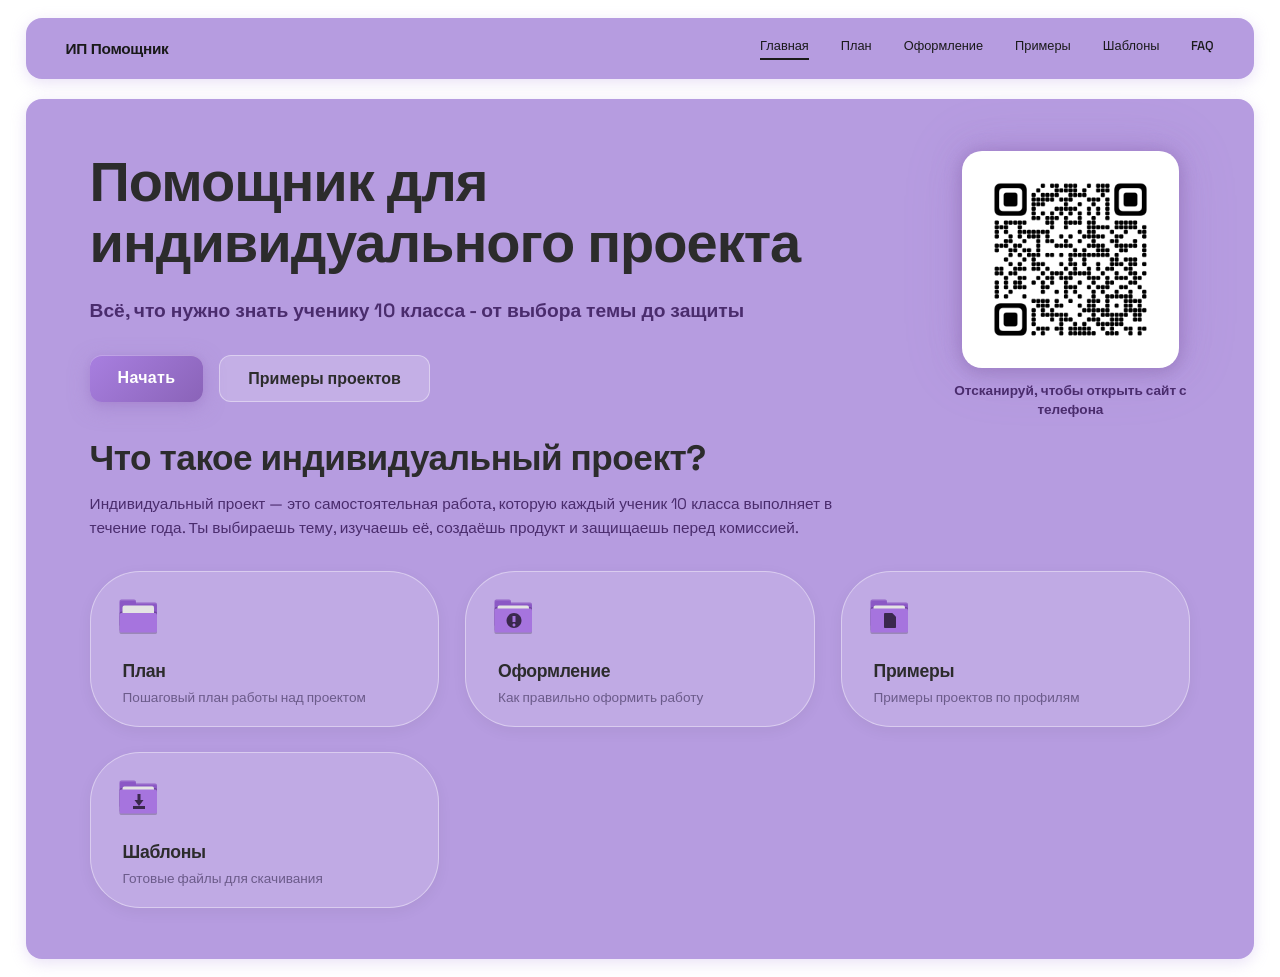
<file: index.html>
<!DOCTYPE html>
<html lang="ru">
<head>
    <meta charset="UTF-8">
    <meta name="viewport" content="width=device-width, initial-scale=1.0">
    <title>ИП Помощник - Главная</title>
    <link rel="preconnect" href="https://fonts.googleapis.com">
    <link rel="preconnect" href="https://fonts.gstatic.com" crossorigin>
    <link href="https://fonts.googleapis.com/css2?family=Space+Grotesk:wght@400;500;600;700&display=swap" rel="stylesheet">
    <link rel="stylesheet" href="style.css">
</head>
<body>

    <div class="app-wrapper">
        
        <!-- Шапка сайта -->
        <header class="header-card">
            <div class="logo">ИП Помощник</div>
            <nav class="navigation">
                <a href="index.html" class="active">Главная</a>
                <a href="plan.html">План</a>
                <a href="oformlenie.html">Оформление</a>
                <a href="primery.html">Примеры</a>
                <a href="templates.html">Шаблоны</a>
                <a href="faq.html">FAQ</a>
            </nav>
        </header>

        <!-- Основной контент -->
        <main class="content-card">
            
            <!-- Верхний блок: Заголовок + Кнопки + Пустой квадрат -->
            <div class="hero-section">
                <div class="hero-text">
                    <h1>Помощник для индивидуального проекта</h1>
                    <p class="subtitle">Всё, что нужно знать ученику 10 класса - от выбора темы до защиты</p>
                    
                    <div class="buttons-group">
                        <a href="plan.html" class="btn btn-primary">Начать</a>
                        <a href="primery.html" class="btn btn-secondary">Примеры проектов</a>
                    </div>
                </div>
                
                <div class="hero-square">
                    <div class="qr-container">
                        <img src="files/qr.png" alt="QR-код сайта" class="qr-image">
                    </div>
                    <p class="square-text">Отсканируй, чтобы открыть сайт с телефона</p>
                </div>
            </div>

            <!-- Блок: Что такое индивидуальный проект? -->
            <div class="info-section">
                <h2>Что такое индивидуальный проект?</h2>
                <p>Индивидуальный проект — это самостоятельная работа, которую каждый ученик 10 класса выполняет в течение года. Ты выбираешь тему, изучаешь её, создаёшь продукт и защищаешь перед комиссией.</p>
            </div>

            <!-- Сетка с навигационными карточками (Плашки) -->
            <div class="grid-container home-grid">
                
                <!-- План -->
                <a href="plan.html" class="card home-card">
                    <div class="card-icon">
                        <svg viewBox="0 0 32 32" xmlns="http://www.w3.org/2000/svg">
                            <rect style="opacity:0.2" width="25" height="13" x="3" y="15" rx="1.25" ry="1.25"/>
                            <path style="fill:#8b58c5" d="M 3,21.75 C 3,22.442 3.5575,23 4.25,23 H 26.75 C 27.442,23 28,22.442 28,21.75 V 8.25 C 28,7.5575 27.442,7 26.75,7 H 14 V 6.25 C 14,5.5575 13.443,5 12.75,5 H 4.25 C 3.5575,5 3,5.5575 3,6.25"/>
                            <rect style="opacity:0.2" width="25" height="13" x="3" y="13" rx="1.25" ry="1.25"/>
                            <rect style="fill:#e4e4e4" width="21" height="10" x="5" y="9" rx="1.25" ry="1.25"/>
                            <rect style="fill:#a674de" width="25" height="13" x="3" y="14" rx="1.25" ry="1.25"/>
                            <path style="opacity:0.1;fill:#ffffff" d="M 4.25,5 C 3.557,5 3,5.5575 3,6.25 V 7.25 C 3,6.5575 3.557,6 4.25,6 H 12.75 C 13.443,6 14,6.5575 14,7.25 V 8 H 26.75 C 27.442,8 28,8.5575 28,9.25 V 8.25 C 28,7.5575 27.442,7 26.75,7 H 14 V 6.25 C 14,5.5575 13.443,5 12.75,5 Z"/>
                        </svg>
                    </div>
                    <div class="card-text">
                        <h3>План</h3>
                        <p>Пошаговый план работы над проектом</p>
                    </div>
                </a>

                <!-- Оформление -->
                <!-- Оформление -->
                <a href="oformlenie.html" class="card home-card">
                    <div class="card-icon">
                        <svg viewBox="0 0 32 32" xmlns="http://www.w3.org/2000/svg">
                            <rect style="opacity:0.2" width="25" height="16" x="3" y="12" rx="1.25" ry="1.25"/>
                            <path style="fill:#8b58c5" d="M 3,21.75 C 3,22.442 3.5575,23 4.25,23 H 26.75 C 27.442,23 28,22.442 28,21.75 V 8.25 C 28,7.5575 27.442,7 26.75,7 H 14 V 6.25 C 14,5.5575 13.443,5 12.75,5 H 4.25 C 3.5575,5 3,5.5575 3,6.25"/>
                            <rect style="opacity:0.2" width="25" height="16" x="3" y="10" rx="1.25" ry="1.25"/>
                            <rect style="fill:#e4e4e4" width="21" height="10" x="5" y="9" rx="1.25" ry="1.25"/>
                            <rect style="fill:#a674de" width="25" height="16" x="3" y="11" rx="1.25" ry="1.25"/>
                            <path style="opacity:0.1;fill:#ffffff" d="M 4.25 5 C 3.5575 5 3 5.5575 3 6.25 L 3 7.25 C 3 6.5575 3.5575 6 4.25 6 L 12.75 6 C 13.443 6 14 6.5575 14 7.25 L 14 8 L 26.75 8 C 27.442 8 28 8.5575 28 9.25 L 28 8.25 C 28 7.5575 27.442 7 26.75 7 L 14 7 L 14 6.25 C 14 5.5575 13.443 5 12.75 5 L 4.25 5 z"/>
                            <path style="fill:#3a284d" d="M 16,14 C 13.239,14 11,16.239 11,19 11,21.761 13.239,24 16,24 18.761,24 21,21.761 21,19 21,16.239 18.761,14 16,14 Z M 15,16 H 17 V 20 H 15 Z M 16,21 C 16.552,21 17,21.448 17,22 17,22.552 16.552,23 16,23 15.448,23 15,22.552 15,22 15,21.448 15.448,21 16,21 Z"/>
                        </svg>
                    </div>
                    <div class="card-text">
                        <h3>Оформление</h3>
                        <p>Как правильно оформить работу</p>
                    </div>
                </a>

                <!-- Примеры -->
                <a href="primery.html" class="card home-card">
                    <div class="card-icon">
                        <svg viewBox="0 0 32 32" xmlns="http://www.w3.org/2000/svg">
                            <rect style="opacity:0.2" width="25" height="16" x="3" y="12" rx="1.25" ry="1.25"/>
                            <path style="fill:#8b58c5" d="M 3,21.75 C 3,22.442 3.5575,23 4.25,23 H 26.75 C 27.442,23 28,22.442 28,21.75 V 8.25 C 28,7.5575 27.442,7 26.75,7 H 14 V 6.25 C 14,5.5575 13.443,5 12.75,5 H 4.25 C 3.5575,5 3,5.5575 3,6.25"/>
                            <rect style="opacity:0.2" width="25" height="16" x="3" y="10" rx="1.25" ry="1.25"/>
                            <rect style="fill:#e4e4e4" width="21" height="10" x="5" y="9" rx="1.25" ry="1.25"/>
                            <rect style="fill:#a674de" width="25" height="16" x="3" y="11" rx="1.25" ry="1.25"/>
                            <path style="opacity:0.1;fill:#ffffff" d="M 4.25 5 C 3.5575 5 3 5.5575 3 6.25 L 3 7.25 C 3 6.5575 3.5575 6 4.25 6 L 12.75 6 C 13.443 6 14 6.5575 14 7.25 L 14 8 L 26.75 8 C 27.442 8 28 8.5575 28 9.25 L 28 8.25 C 28 7.5575 27.442 7 26.75 7 L 14 7 L 14 6.25 C 14 5.5575 13.443 5 12.75 5 L 4.25 5 z"/>
                            <path style="fill:#3a284d" d="M 12.75,14 C 12.334,14 12,14.334 12,14.75 V 23.25 C 12,23.666 12.334,24 12.75,24 H 19.25 C 19.666,24 20,23.666 20,23.25 V 16.5 L 17.5,14 Z"/>
                        </svg>
                    </div>
                    <div class="card-text">
                        <h3>Примеры</h3>
                        <p>Примеры проектов по профилям</p>
                    </div>
                </a>

                <!-- Шаблоны (ведет на вторую страницу) -->
                <a href="templates.html" class="card home-card">
                    <div class="card-icon">
                        <svg viewBox="0 0 32 32" xmlns="http://www.w3.org/2000/svg">
                            <rect style="opacity:0.2" width="25" height="16" x="3" y="12" rx="1.25" ry="1.25"/>
                            <path style="fill:#8b58c5" d="M 3,21.75 C 3,22.442 3.5575,23 4.25,23 H 26.75 C 27.442,23 28,22.442 28,21.75 V 8.25 C 28,7.5575 27.442,7 26.75,7 H 14 V 6.25 C 14,5.5575 13.443,5 12.75,5 H 4.25 C 3.5575,5 3,5.5575 3,6.25"/>
                            <rect style="opacity:0.2" width="25" height="16" x="3" y="10" rx="1.25" ry="1.25"/>
                            <rect style="fill:#e4e4e4" width="21" height="10" x="5" y="9" rx="1.25" ry="1.25"/>
                            <rect style="fill:#a674de" width="25" height="16" x="3" y="11" rx="1.25" ry="1.25"/>
                            <path style="opacity:0.1;fill:#ffffff" d="M 4.25 5 C 3.5575 5 3 5.5575 3 6.25 L 3 7.25 C 3 6.5575 3.5575 6 4.25 6 L 12.75 6 C 13.443 6 14 6.5575 14 7.25 L 14 8 L 26.75 8 C 27.442 8 28 8.5575 28 9.25 L 28 8.25 C 28 7.5575 27.442 7 26.75 7 L 14 7 L 14 6.25 C 14 5.5575 13.443 5 12.75 5 L 4.25 5 z"/>
                            <path style="fill:#3a284d" d="M 15,14 V 18 H 13 L 16,22 19,18 H 17 V 14 Z M 12,22 V 24 H 20 V 22 Z"/>
                        </svg>
                    </div>
                    <div class="card-text">
                        <h3>Шаблоны</h3>
                        <p>Готовые файлы для скачивания</p>
                    </div>
                </a>

            </div>
        </main>
    </div>

</body>
</html>
</file>
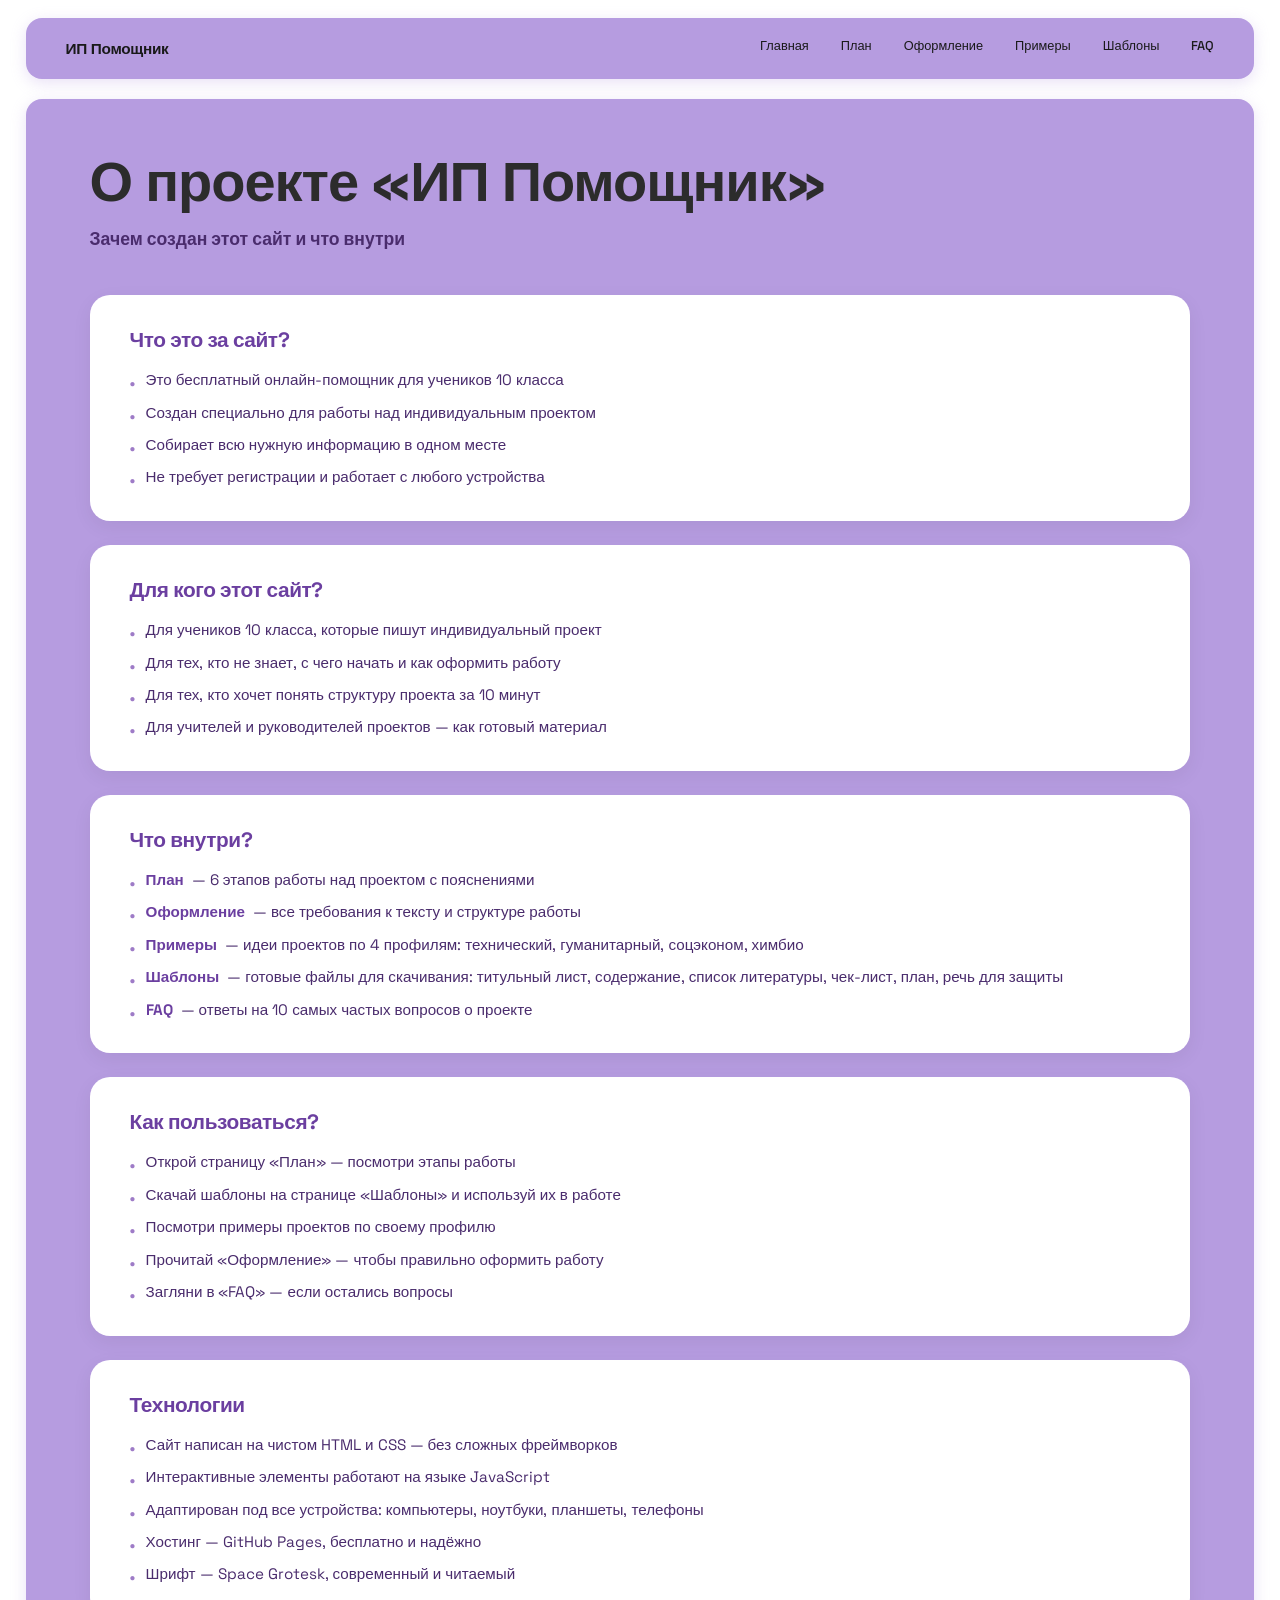
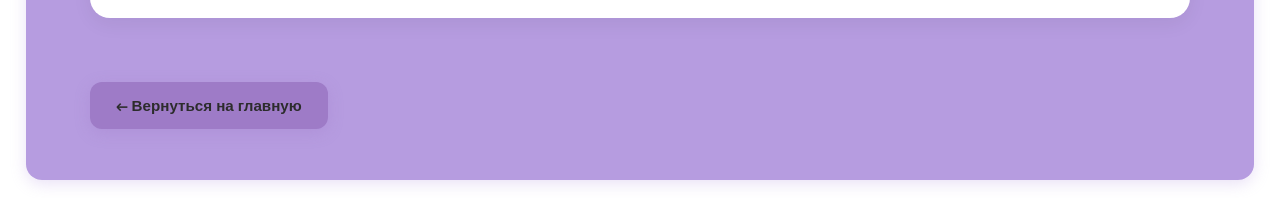
<file: about.html>
<!DOCTYPE html>
<html lang="ru">
<head>
    <meta charset="UTF-8">
    <meta name="viewport" content="width=device-width, initial-scale=1.0">
    <title>ИП Помощник - О проекте</title>
    <link rel="preconnect" href="https://fonts.googleapis.com">
    <link rel="preconnect" href="https://fonts.gstatic.com" crossorigin>
    <link href="https://fonts.googleapis.com/css2?family=Space+Grotesk:wght@400;500;600;700&display=swap" rel="stylesheet">
    <link rel="stylesheet" href="style.css">
</head>
<body>

    <div class="app-wrapper">
        
        <!-- Шапка сайта -->
        <header class="header-card">
            <a href="about.html" class="logo">ИП Помощник</a>
            <nav class="navigation">
                <a href="index.html">Главная</a>
                <a href="plan.html">План</a>
                <a href="oformlenie.html">Оформление</a>
                <a href="primery.html">Примеры</a>
                <a href="templates.html">Шаблоны</a>
                <a href="faq.html">FAQ</a>
            </nav>
        </header>

        <!-- Основной контент -->
        <main class="content-card">
            
            <div class="page-header">
                <h1>О проекте «ИП Помощник»</h1>
                <p class="subtitle">Зачем создан этот сайт и что внутри</p>
            </div>

            <!-- Секция 1: Что это -->
            <div class="sections-list">
                
                <div class="info-card">
                    <h3>Что это за сайт?</h3>
                    <ul>
                        <li>Это бесплатный онлайн-помощник для учеников 10 класса</li>
                        <li>Создан специально для работы над индивидуальным проектом</li>
                        <li>Собирает всю нужную информацию в одном месте</li>
                        <li>Не требует регистрации и работает с любого устройства</li>
                    </ul>
                </div>

                <div class="info-card">
                    <h3>Для кого этот сайт?</h3>
                    <ul>
                        <li>Для учеников 10 класса, которые пишут индивидуальный проект</li>
                        <li>Для тех, кто не знает, с чего начать и как оформить работу</li>
                        <li>Для тех, кто хочет понять структуру проекта за 10 минут</li>
                        <li>Для учителей и руководителей проектов — как готовый материал</li>
                    </ul>
                </div>

                <div class="info-card">
                    <h3>Что внутри?</h3>
                    <ul>
                        <li><strong>План</strong> — 6 этапов работы над проектом с пояснениями</li>
                        <li><strong>Оформление</strong> — все требования к тексту и структуре работы</li>
                        <li><strong>Примеры</strong> — идеи проектов по 4 профилям: технический, гуманитарный, соцэконом, химбио</li>
                        <li><strong>Шаблоны</strong> — готовые файлы для скачивания: титульный лист, содержание, список литературы, чек-лист, план, речь для защиты</li>
                        <li><strong>FAQ</strong> — ответы на 10 самых частых вопросов о проекте</li>
                    </ul>
                </div>

                <div class="info-card">
                    <h3>Как пользоваться?</h3>
                    <ul>
                        <li>Открой страницу «План» — посмотри этапы работы</li>
                        <li>Скачай шаблоны на странице «Шаблоны» и используй их в работе</li>
                        <li>Посмотри примеры проектов по своему профилю</li>
                        <li>Прочитай «Оформление» — чтобы правильно оформить работу</li>
                        <li>Загляни в «FAQ» — если остались вопросы</li>
                    </ul>
                </div>

                <div class="info-card">
                    <h3>Технологии</h3>
                    <ul>
                        <li>Сайт написан на чистом HTML и CSS — без сложных фреймворков</li>
                        <li>Интерактивные элементы работают на языке JavaScript</li>
                        <li>Адаптирован под все устройства: компьютеры, ноутбуки, планшеты, телефоны</li>
                        <li>Хостинг — GitHub Pages, бесплатно и надёжно</li>
                        <li>Шрифт — Space Grotesk, современный и читаемый</li>
                    </ul>
                </div>

            </div>

            <!-- Кнопка возврата -->
            <div class="bottom-actions">
                <a href="index.html" class="btn-download-template">← Вернуться на главную</a>
            </div>

        </main>
    </div>

</body>
</html>
</file>
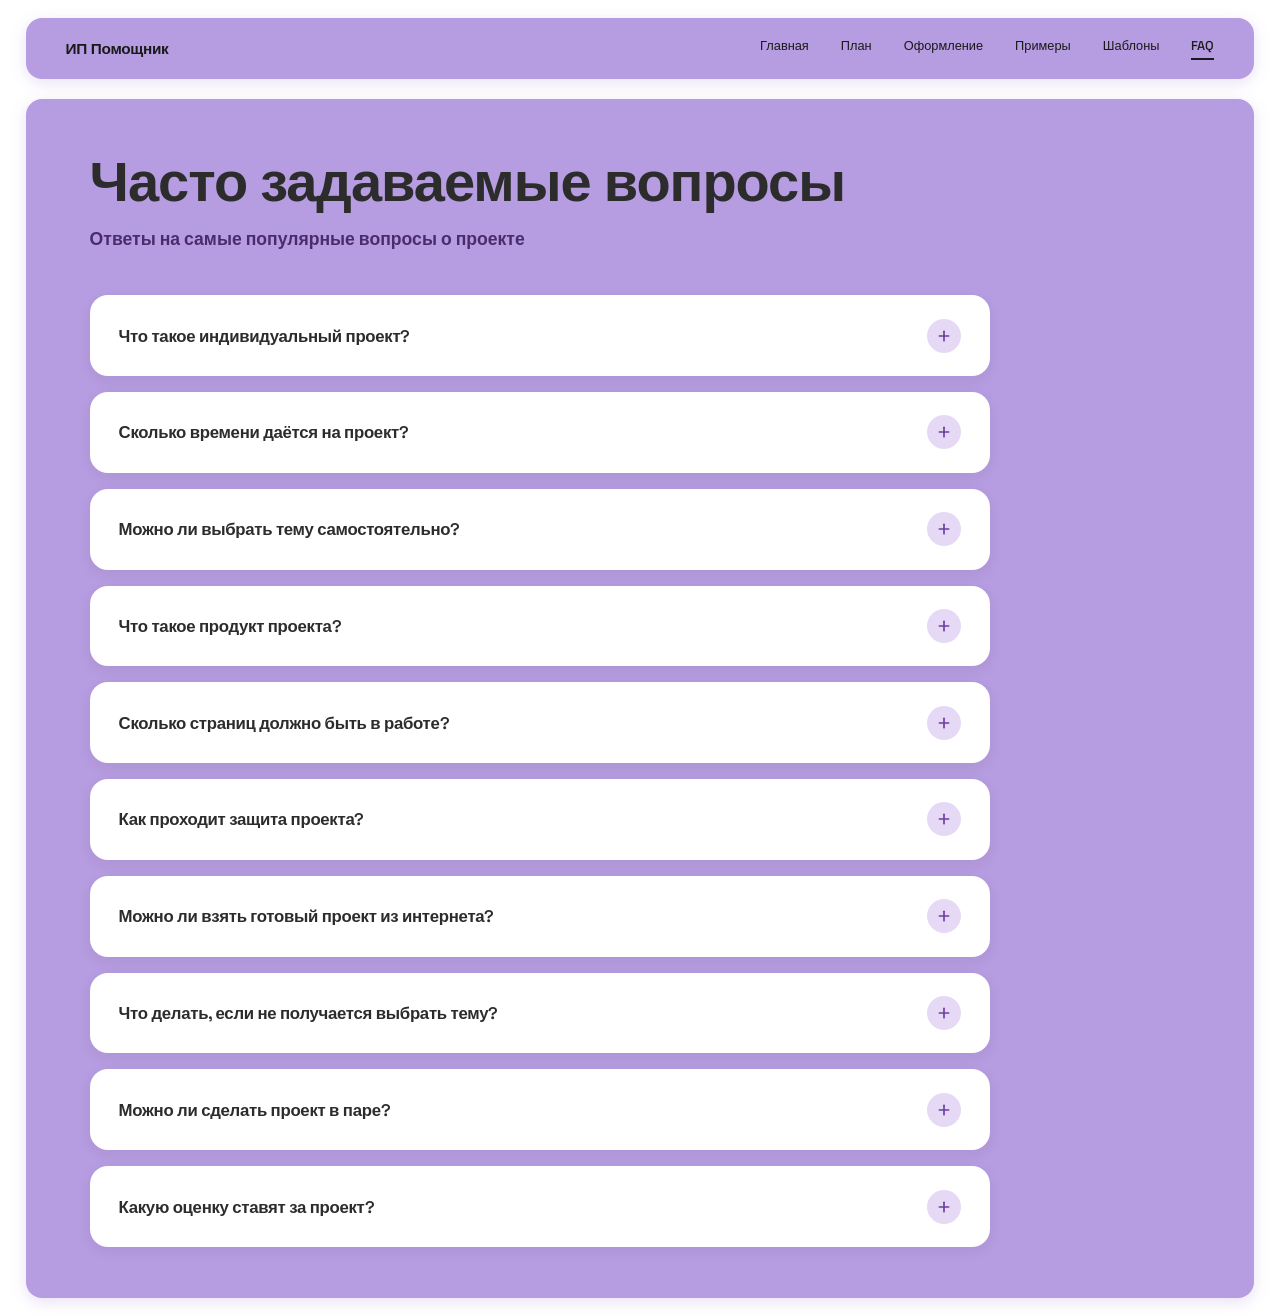
<file: faq.html>
<!DOCTYPE html>
<html lang="ru">
<head>
    <meta charset="UTF-8">
    <meta name="viewport" content="width=device-width, initial-scale=1.0">
    <title>ИП Помощник - FAQ</title>
    <link rel="preconnect" href="https://fonts.googleapis.com">
    <link rel="preconnect" href="https://fonts.gstatic.com" crossorigin>
    <link href="https://fonts.googleapis.com/css2?family=Space+Grotesk:wght@400;500;600;700&display=swap" rel="stylesheet">
    <link rel="stylesheet" href="style.css">
</head>
<body>

    <div class="app-wrapper">
        
        <!-- Шапка сайта -->
        <header class="header-card">
            <div class="logo">ИП Помощник</div>
            <nav class="navigation">
                <a href="index.html">Главная</a>
                <a href="plan.html">План</a>
                <a href="oformlenie.html">Оформление</a>
                <a href="primery.html">Примеры</a>
                <a href="templates.html">Шаблоны</a>
                <a href="faq.html" class="active">FAQ</a>
            </nav>
        </header>

        <!-- Основной контент -->
        <main class="content-card">
            
            <div class="page-header">
                <h1>Часто задаваемые вопросы</h1>
                <p class="subtitle">Ответы на самые популярные вопросы о проекте</p>
            </div>

            <!-- Список вопросов -->
            <div class="faq-list">

                <!-- Вопрос 1 -->
                <div class="faq-item">
                    <button class="faq-question">
                        <span>Что такое индивидуальный проект?</span>
                        <span class="faq-icon">
                            <svg viewBox="0 0 24 24" fill="none" stroke="currentColor" stroke-width="2.5" stroke-linecap="round" stroke-linejoin="round">
                                <line x1="12" y1="5" x2="12" y2="19"></line>
                                <line x1="5" y1="12" x2="19" y2="12"></line>
                            </svg>
                        </span>
                    </button>
                    <div class="faq-answer">
                        <p>Индивидуальный проект — это самостоятельная работа, которую каждый ученик 10 класса выполняет в течение года. Ты выбираешь тему, изучаешь её, создаёшь продукт и защищаешь перед комиссией. Это твоя личная работа, а не реферат или чужая разработка.</p>
                    </div>
                </div>

                <!-- Вопрос 2 -->
                <div class="faq-item">
                    <button class="faq-question">
                        <span>Сколько времени даётся на проект?</span>
                        <span class="faq-icon">
                            <svg viewBox="0 0 24 24" fill="none" stroke="currentColor" stroke-width="2.5" stroke-linecap="round" stroke-linejoin="round">
                                <line x1="12" y1="5" x2="12" y2="19"></line>
                                <line x1="5" y1="12" x2="19" y2="12"></line>
                            </svg>
                        </span>
                    </button>
                    <div class="faq-answer">
                        <p>Обычно на работу над проектом даётся учебный год — с сентября по май. Точные сроки устанавливает твоя школа. Совет: не откладывай всё на последний месяц, распредели работу равномерно по этапам.</p>
                    </div>
                </div>

                <!-- Вопрос 3 -->
                <div class="faq-item">
                    <button class="faq-question">
                        <span>Можно ли выбрать тему самостоятельно?</span>
                        <span class="faq-icon">
                            <svg viewBox="0 0 24 24" fill="none" stroke="currentColor" stroke-width="2.5" stroke-linecap="round" stroke-linejoin="round">
                                <line x1="12" y1="5" x2="12" y2="19"></line>
                                <line x1="5" y1="12" x2="19" y2="12"></line>
                            </svg>
                        </span>
                    </button>
                    <div class="faq-answer">
                        <p>Да, чаще всего тему выбираешь ты сам, но её нужно согласовать с руководителем. Тема должна быть связана с твоим профилем, быть интересной лично тебе и по ней должно быть достаточно информации.</p>
                    </div>
                </div>

                <!-- Вопрос 4 -->
                <div class="faq-item">
                    <button class="faq-question">
                        <span>Что такое продукт проекта?</span>
                        <span class="faq-icon">
                            <svg viewBox="0 0 24 24" fill="none" stroke="currentColor" stroke-width="2.5" stroke-linecap="round" stroke-linejoin="round">
                                <line x1="12" y1="5" x2="12" y2="19"></line>
                                <line x1="5" y1="12" x2="19" y2="12"></line>
                            </svg>
                        </span>
                    </button>
                    <div class="faq-answer">
                        <p>Продукт — это конкретный результат твоей работы, который можно показать. Это может быть макет, приложение, карта, видео, буклет, сайт, изделие, проведённое исследование с выводами. Продукт должен решать твою цель и быть связан с темой.</p>
                    </div>
                </div>

                <!-- Вопрос 5 -->
                <div class="faq-item">
                    <button class="faq-question">
                        <span>Сколько страниц должно быть в работе?</span>
                        <span class="faq-icon">
                            <svg viewBox="0 0 24 24" fill="none" stroke="currentColor" stroke-width="2.5" stroke-linecap="round" stroke-linejoin="round">
                                <line x1="12" y1="5" x2="12" y2="19"></line>
                                <line x1="5" y1="12" x2="19" y2="12"></line>
                            </svg>
                        </span>
                    </button>
                    <div class="faq-answer">
                        <p>Обычно объём работы — 10–15 страниц без учёта приложений. Введение и заключение занимают по 1–2 страницы, основная часть — самая большая. Приложения (картинки, схемы, таблицы) идут отдельно и в общий объём не входят.</p>
                    </div>
                </div>

                <!-- Вопрос 6 -->
                <div class="faq-item">
                    <button class="faq-question">
                        <span>Как проходит защита проекта?</span>
                        <span class="faq-icon">
                            <svg viewBox="0 0 24 24" fill="none" stroke="currentColor" stroke-width="2.5" stroke-linecap="round" stroke-linejoin="round">
                                <line x1="12" y1="5" x2="12" y2="19"></line>
                                <line x1="5" y1="12" x2="19" y2="12"></line>
                            </svg>
                        </span>
                    </button>
                    <div class="faq-answer">
                        <p>Ты готовишь речь на 5–7 минут и презентацию. Рассказываешь комиссии: почему выбрал тему, какую цель ставил, что делал, какой результат получил. После выступления комиссия может задать вопросы по твоей работе. Главное — говори своими словами, а не читай с листа.</p>
                    </div>
                </div>

                <!-- Вопрос 7 -->
                <div class="faq-item">
                    <button class="faq-question">
                        <span>Можно ли взять готовый проект из интернета?</span>
                        <span class="faq-icon">
                            <svg viewBox="0 0 24 24" fill="none" stroke="currentColor" stroke-width="2.5" stroke-linecap="round" stroke-linejoin="round">
                                <line x1="12" y1="5" x2="12" y2="19"></line>
                                <line x1="5" y1="12" x2="19" y2="12"></line>
                            </svg>
                        </span>
                    </button>
                    <div class="faq-answer">
                        <p>Нет, это плагиат. Проект должен быть твоей самостоятельной работой. Ты можешь использовать источники информации, но продукт и выводы должны быть сделаны тобой. Комиссия легко распознаёт скопированные работы — это может привести к плохой оценке.</p>
                    </div>
                </div>

                <!-- Вопрос 8 -->
                <div class="faq-item">
                    <button class="faq-question">
                        <span>Что делать, если не получается выбрать тему?</span>
                        <span class="faq-icon">
                            <svg viewBox="0 0 24 24" fill="none" stroke="currentColor" stroke-width="2.5" stroke-linecap="round" stroke-linejoin="round">
                                <line x1="12" y1="5" x2="12" y2="19"></line>
                                <line x1="5" y1="12" x2="19" y2="12"></line>
                            </svg>
                        </span>
                    </button>
                    <div class="faq-answer">
                        <p>Обратись к руководителю — он поможет подобрать тему под твой профиль и интересы. Подумай, чем ты увлекаешься: спорт, музыка, игры, техника, искусство? Хорошая тема — та, о которой ты сам готов говорить часами.</p>
                    </div>
                </div>

                <!-- Вопрос 9 -->
                <div class="faq-item">
                    <button class="faq-question">
                        <span>Можно ли сделать проект в паре?</span>
                        <span class="faq-icon">
                            <svg viewBox="0 0 24 24" fill="none" stroke="currentColor" stroke-width="2.5" stroke-linecap="round" stroke-linejoin="round">
                                <line x1="12" y1="5" x2="12" y2="19"></line>
                                <line x1="5" y1="12" x2="19" y2="12"></line>
                            </svg>
                        </span>
                    </button>
                    <div class="faq-answer">
                        <p>Чаще всего индивидуальный проект — это работа одного человека. Но в некоторых школах разрешают парные или групповые проекты. Уточни у своего руководителя. Даже если работа в паре, защищать проект нужно будет каждому отдельно.</p>
                    </div>
                </div>

                <!-- Вопрос 10 -->
                <div class="faq-item">
                    <button class="faq-question">
                        <span>Какую оценку ставят за проект?</span>
                        <span class="faq-icon">
                            <svg viewBox="0 0 24 24" fill="none" stroke="currentColor" stroke-width="2.5" stroke-linecap="round" stroke-linejoin="round">
                                <line x1="12" y1="5" x2="12" y2="19"></line>
                                <line x1="5" y1="12" x2="19" y2="12"></line>
                            </svg>
                        </span>
                    </button>
                    <div class="faq-answer">
                        <p>Обычно за индивидуальный проект ставят оценку по пятибалльной шкале, которая идёт в аттестат. Оценивается всё: сама работа, продукт, презентация и речь на защите. Чтобы получить «отлично» — работай по этапам и не оставляй всё на последний день.</p>
                    </div>
                </div>

            </div>

        </main>
    </div>

    <script>
        // Получаем все вопросы и ответы
        const faqQuestions = document.querySelectorAll('.faq-question');

        faqQuestions.forEach(question => {
            question.addEventListener('click', () => {
                const faqItem = question.parentElement;
                const answer = faqItem.querySelector('.faq-answer');
                const isOpen = faqItem.classList.contains('open');

                // Закрываем все остальные (аккордеон)
                document.querySelectorAll('.faq-item').forEach(item => {
                    if (item !== faqItem) {
                        item.classList.remove('open');
                        item.querySelector('.faq-answer').style.maxHeight = null;
                    }
                });

                // Переключаем текущий
                if (isOpen) {
                    faqItem.classList.remove('open');
                    answer.style.maxHeight = null;
                } else {
                    faqItem.classList.add('open');
                    answer.style.maxHeight = answer.scrollHeight + 'px';
                }
            });
        });
    </script>

</body>
</html>
</file>
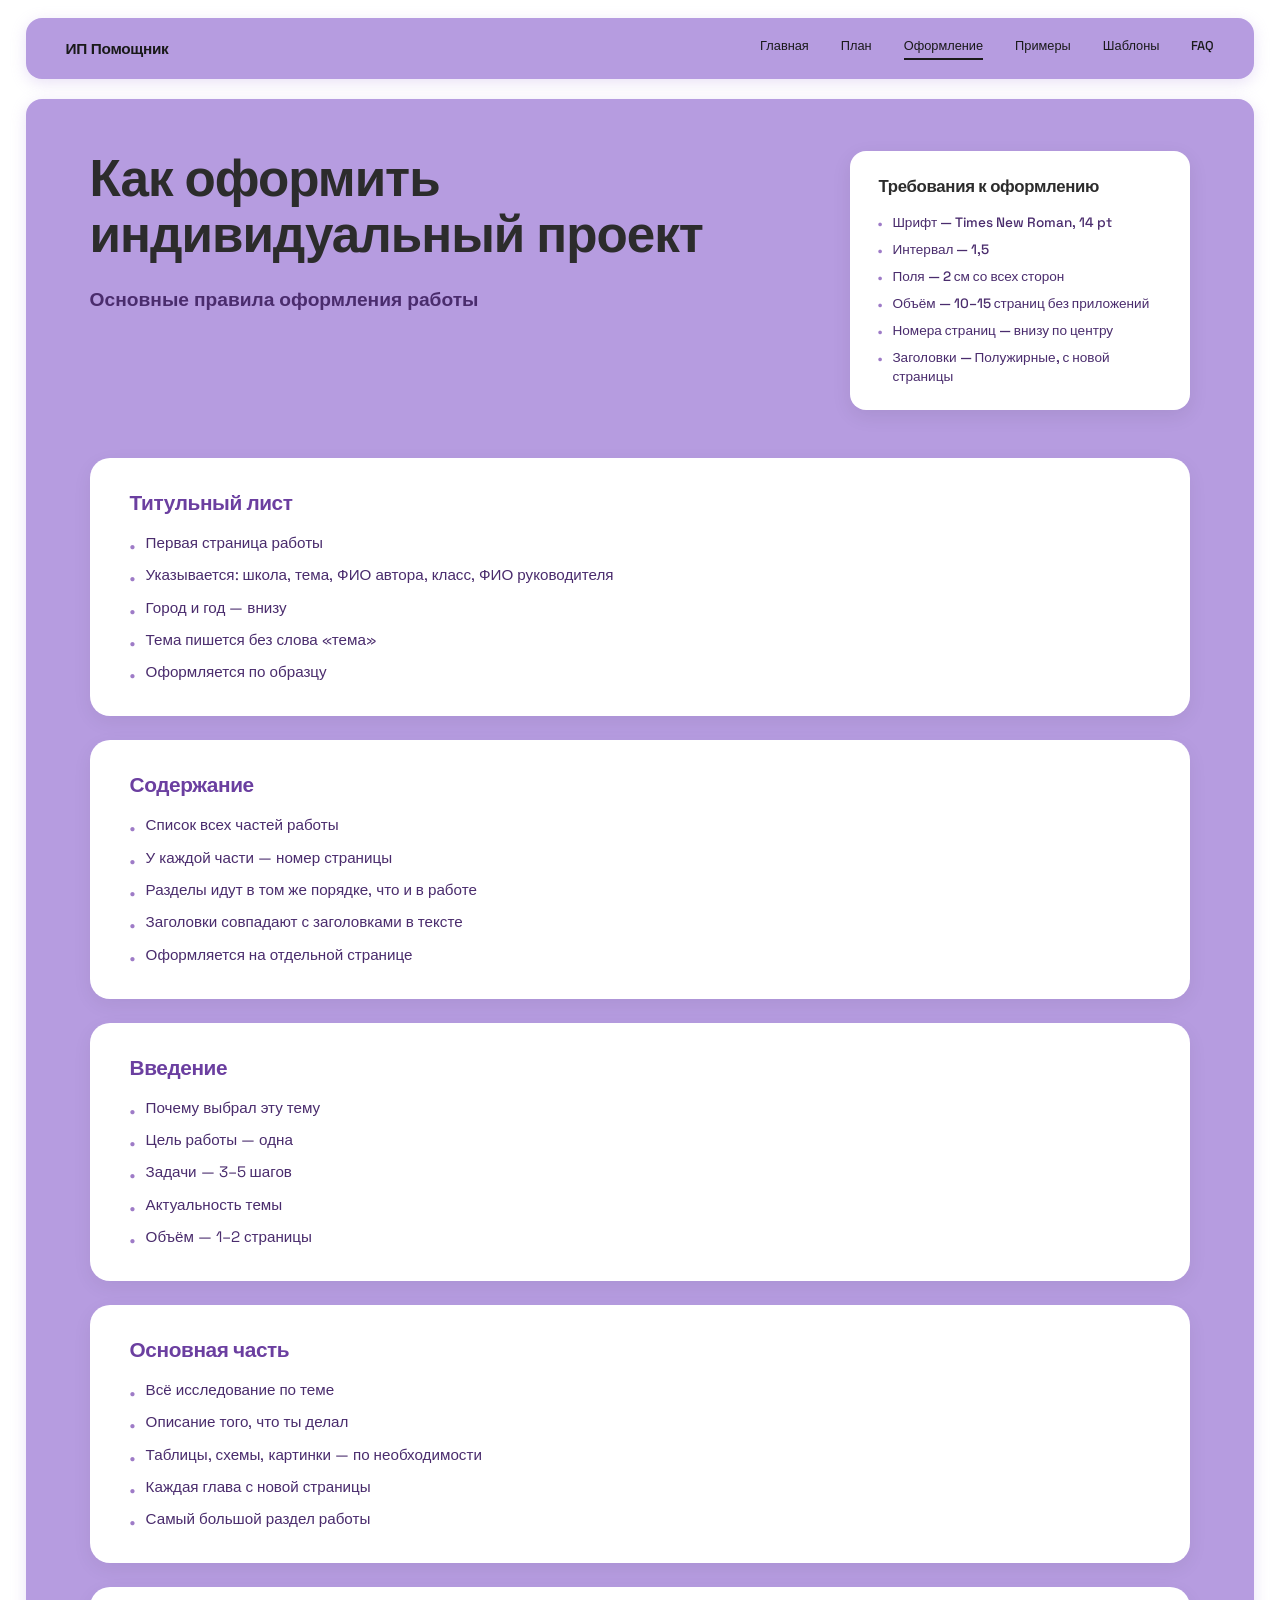
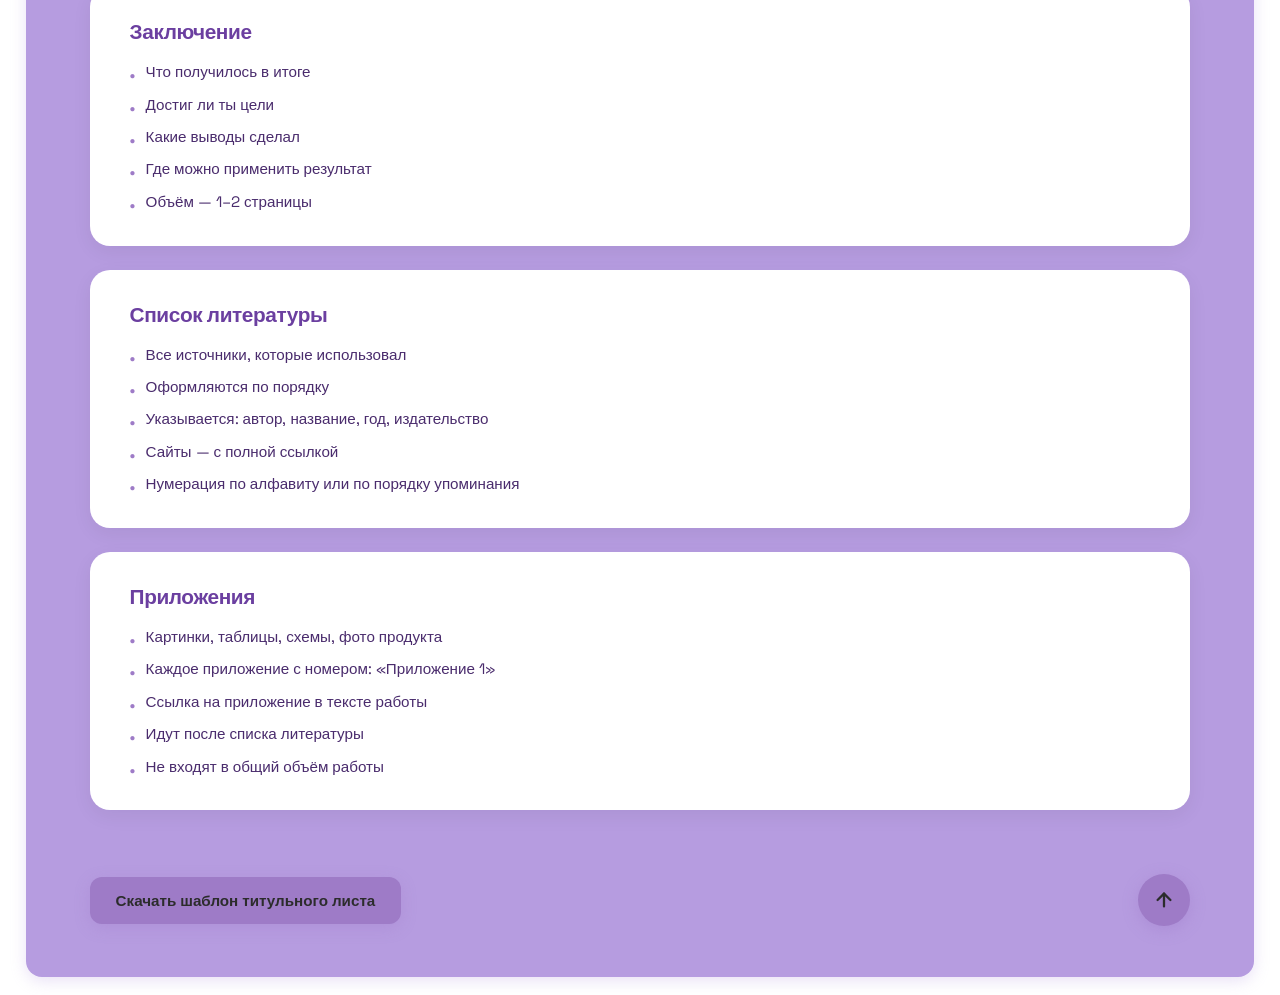
<file: oformlenie.html>
<!DOCTYPE html>
<html lang="ru">
<head>
    <meta charset="UTF-8">
    <meta name="viewport" content="width=device-width, initial-scale=1.0">
    <title>ИП Помощник - Оформление</title>
    <link rel="preconnect" href="https://fonts.googleapis.com">
    <link rel="preconnect" href="https://fonts.gstatic.com" crossorigin>
    <link href="https://fonts.googleapis.com/css2?family=Space+Grotesk:wght@400;500;600;700&display=swap" rel="stylesheet">
    <link rel="stylesheet" href="style.css">
</head>
<body>

    <div class="app-wrapper">
        
        <!-- Шапка сайта -->
        <header class="header-card">
            <div class="logo">ИП Помощник</div>
            <nav class="navigation">
                <a href="index.html">Главная</a>
                <a href="plan.html">План</a>
                <a href="oformlenie.html" class="active">Оформление</a>
                <a href="primery.html">Примеры</a>
                <a href="templates.html">Шаблоны</a>
                <a href="faq.html">FAQ</a>
            </nav>
        </header>

        <!-- Основной контент -->
        <main class="content-card">
            
            <!-- Верхний блок: Заголовок + Плашка с требованиями -->
            <div class="oformlenie-hero">
                <div class="oformlenie-title">
                    <h1>Как оформить индивидуальный проект</h1>
                    <p class="subtitle">Основные правила оформления работы</p>
                </div>
                
                <!-- Плашка с требованиями -->
                <aside class="requirements-card">
                    <h3>Требования к оформлению</h3>
                    <ul>
                        <li>Шрифт — Times New Roman, 14 pt</li>
                        <li>Интервал — 1,5</li>
                        <li>Поля — 2 см со всех сторон</li>
                        <li>Объём — 10–15 страниц без приложений</li>
                        <li>Номера страниц — внизу по центру</li>
                        <li>Заголовки — Полужирные, с новой страницы</li>
                    </ul>
                </aside>
            </div>

            <!-- Секции (карточки) -->
            <div class="sections-list">

                <!-- 1. Титульный лист -->
                <div class="info-card">
                    <h3>Титульный лист</h3>
                    <ul>
                        <li>Первая страница работы</li>
                        <li>Указывается: школа, тема, ФИО автора, класс, ФИО руководителя</li>
                        <li>Город и год — внизу</li>
                        <li>Тема пишется без слова «тема»</li>
                        <li>Оформляется по образцу</li>
                    </ul>
                </div>

                <!-- 2. Содержание -->
                <div class="info-card">
                    <h3>Содержание</h3>
                    <ul>
                        <li>Список всех частей работы</li>
                        <li>У каждой части — номер страницы</li>
                        <li>Разделы идут в том же порядке, что и в работе</li>
                        <li>Заголовки совпадают с заголовками в тексте</li>
                        <li>Оформляется на отдельной странице</li>
                    </ul>
                </div>

                <!-- 3. Введение -->
                <div class="info-card">
                    <h3>Введение</h3>
                    <ul>
                        <li>Почему выбрал эту тему</li>
                        <li>Цель работы — одна</li>
                        <li>Задачи — 3–5 шагов</li>
                        <li>Актуальность темы</li>
                        <li>Объём — 1–2 страницы</li>
                    </ul>
                </div>

                <!-- 4. Основная часть -->
                <div class="info-card">
                    <h3>Основная часть</h3>
                    <ul>
                        <li>Всё исследование по теме</li>
                        <li>Описание того, что ты делал</li>
                        <li>Таблицы, схемы, картинки — по необходимости</li>
                        <li>Каждая глава с новой страницы</li>
                        <li>Самый большой раздел работы</li>
                    </ul>
                </div>

                <!-- 5. Заключение -->
                <div class="info-card">
                    <h3>Заключение</h3>
                    <ul>
                        <li>Что получилось в итоге</li>
                        <li>Достиг ли ты цели</li>
                        <li>Какие выводы сделал</li>
                        <li>Где можно применить результат</li>
                        <li>Объём — 1–2 страницы</li>
                    </ul>
                </div>

                <!-- 6. Список литературы -->
                <div class="info-card">
                    <h3>Список литературы</h3>
                    <ul>
                        <li>Все источники, которые использовал</li>
                        <li>Оформляются по порядку</li>
                        <li>Указывается: автор, название, год, издательство</li>
                        <li>Сайты — с полной ссылкой</li>
                        <li>Нумерация по алфавиту или по порядку упоминания</li>
                    </ul>
                </div>

                <!-- 7. Приложения -->
                <div class="info-card">
                    <h3>Приложения</h3>
                    <ul>
                        <li>Картинки, таблицы, схемы, фото продукта</li>
                        <li>Каждое приложение с номером: «Приложение 1»</li>
                        <li>Ссылка на приложение в тексте работы</li>
                        <li>Идут после списка литературы</li>
                        <li>Не входят в общий объём работы</li>
                    </ul>
                </div>

            </div>

            <!-- Нижняя панель: кнопки -->
            <div class="bottom-actions">
                
                <!-- Кнопка скачать шаблон (слева) -->
                <a href="templates.html" class="btn-download-template">
                    Скачать шаблон титульного листа
                </a>

                <!-- Кнопка наверх (справа) -->
                <button class="btn-scroll-top" id="scrollTopBtn" title="Наверх">
                    <svg viewBox="0 0 24 24" fill="none" stroke="currentColor" stroke-width="2.5" stroke-linecap="round" stroke-linejoin="round">
                        <line x1="12" y1="19" x2="12" y2="5"></line>
                        <polyline points="5 12 12 5 19 12"></polyline>
                    </svg>
                </button>

            </div>

        </main>
    </div>

    <script>
        // Кнопка "Наверх"
        const scrollTopBtn = document.getElementById('scrollTopBtn');
        
        scrollTopBtn.addEventListener('click', () => {
            window.scrollTo({
                top: 0,
                behavior: 'smooth'
            });
        });
    </script>

</body>
</html>
</file>
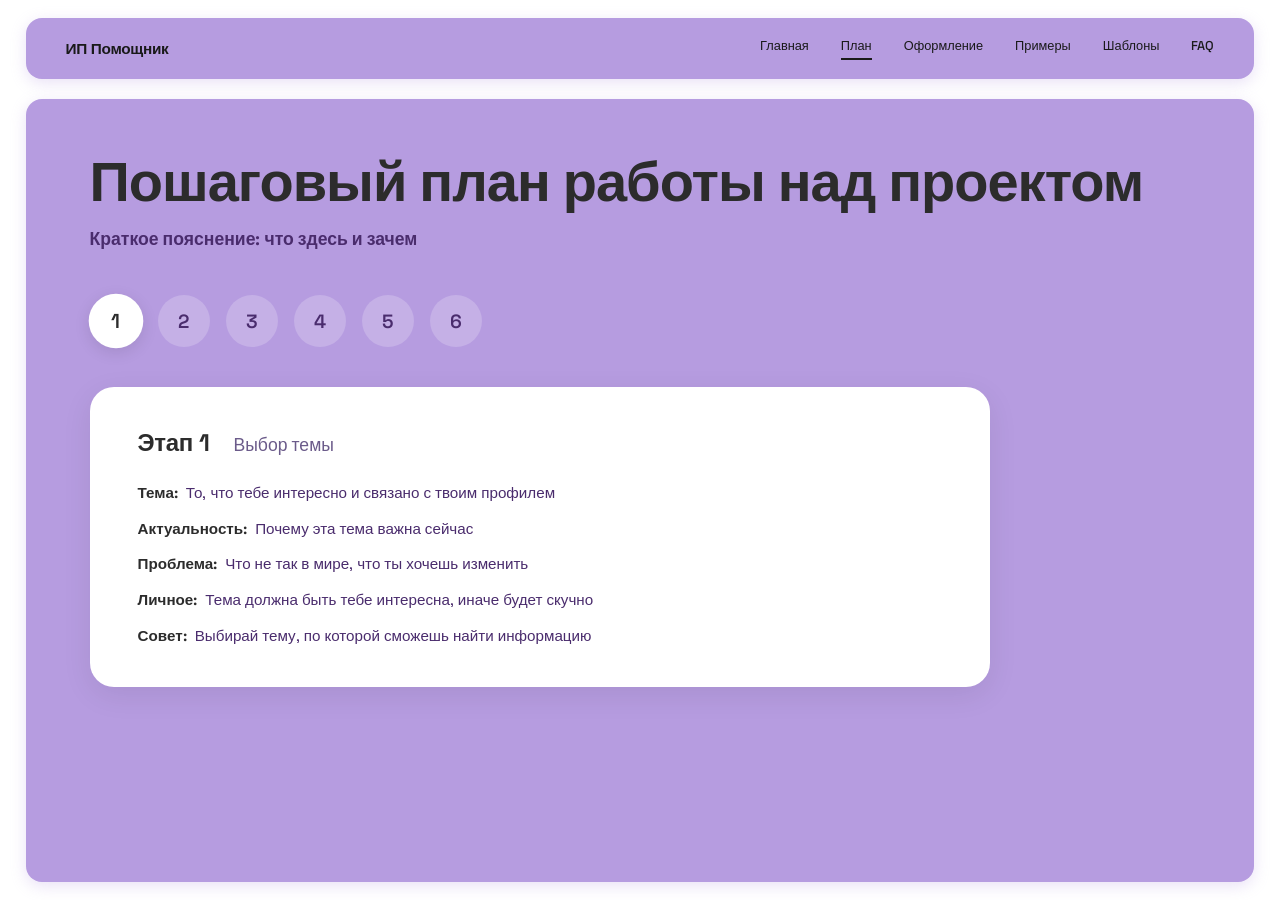
<file: plan.html>
<!DOCTYPE html>
<html lang="ru">
<head>
    <meta charset="UTF-8">
    <meta name="viewport" content="width=device-width, initial-scale=1.0">
    <title>ИП Помощник - Пошаговый план</title>
    <link rel="preconnect" href="https://fonts.googleapis.com">
    <link rel="preconnect" href="https://fonts.gstatic.com" crossorigin>
    <link href="https://fonts.googleapis.com/css2?family=Space+Grotesk:wght@400;500;600;700&display=swap" rel="stylesheet">
    <link rel="stylesheet" href="style.css">
</head>
<body>

    <div class="app-wrapper">
        
        <!-- Шапка сайта -->
        <header class="header-card">
            <div class="logo">ИП Помощник</div>
            <nav class="navigation">
                <a href="index.html">Главная</a>
                <a href="plan.html" class="active">План</a>
                <a href="oformlenie.html">Оформление</a>
                <a href="primery.html">Примеры</a>
                <a href="templates.html">Шаблоны</a>
                <a href="faq.html">FAQ</a>
            </nav>
        </header>

        <!-- Основной контент -->
        <main class="content-card">
            
            <div class="page-header">
                <h1>Пошаговый план работы над проектом</h1>
                <p class="subtitle">Краткое пояснение: что здесь и зачем</p>
            </div>

            <!-- Кружки с этапами -->
            <div class="steps-navigation">
                <button class="step-btn active" data-step="1">1</button>
                <button class="step-btn" data-step="2">2</button>
                <button class="step-btn" data-step="3">3</button>
                <button class="step-btn" data-step="4">4</button>
                <button class="step-btn" data-step="5">5</button>
                <button class="step-btn" data-step="6">6</button>
            </div>

            <!-- Большая белая карточка с контентом -->
            <div class="step-card" id="step-card">
                <div class="step-card-header">
                    <h2 class="step-title" id="step-title">Этап 1</h2>
                    <h3 class="step-subtitle" id="step-subtitle">Выбор темы</h3>
                </div>
                <div class="step-content" id="step-content">
                    <!-- Текст будет подставлен через JS -->
                </div>
            </div>

        </main>
    </div>

    <script>
        // Данные для каждого этапа
        const stepsData = {
            1: {
                title: "Этап 1",
                subtitle: "Выбор темы",
                content: `
                    <p><strong>Тема:</strong> То, что тебе интересно и связано с твоим профилем</p>
                    <p><strong>Актуальность:</strong> Почему эта тема важна сейчас</p>
                    <p><strong>Проблема:</strong> Что не так в мире, что ты хочешь изменить</p>
                    <p><strong>Личное:</strong> Тема должна быть тебе интересна, иначе будет скучно</p>
                    <p><strong>Совет:</strong> Выбирай тему, по которой сможешь найти информацию</p>
                `
            },
            2: {
                title: "Этап 2",
                subtitle: "Цель и задачи",
                content: `
                    <p><strong>Цель:</strong> То, что хочешь получить</p>
                    <p><strong>Задачи:</strong> 3 - 5 шагов [изучить, исследовать, описать, проработать и т.д]</p>
                    <p><strong>Формулировка:</strong> Составляй цель глаголами</p>
                    <p><strong>Лишнее:</strong> Создавай цель без воды и сложных слов</p>
                    <p><strong>Польза:</strong> От цели должна быть польза</p>
                `
            },
            3: {
                title: "Этап 3",
                subtitle: "Исследование",
                content: `
                    <p><strong>Информация:</strong> Ищи информацию не в одном месте, а в нескольких</p>
                    <p><strong>Наблюдение:</strong> Проведи опыт или исследование если тема связана с практикой</p>
                    <p><strong>Источники:</strong> Записывай все источники как только взял оттуда информацию</p>
                    <p><strong>Фильтр:</strong> Бери только то, что относится к твоей цели</p>
                    <p><strong>Вывод:</strong> После каждого короткого шага делай вывод, что ты понял, что узнал нового</p>
                `
            },
            4: {
                title: "Этап 4",
                subtitle: "Продукт",
                content: `
                    <p><strong>Продукт:</strong> Это то, что ты сделал своими руками. Не текст, не реферат, а конкретная вещь или результат</p>
                    <p><strong>Суть:</strong> Продукт должен быть связан с темой и решать твою цель</p>
                    <p><strong>Презентация:</strong> Продукт можно показать - на защите ты его демонстрируешь комиссии</p>
                    <p><strong>Объём:</strong> Если продукт большой - подготовь к демонстрации главную часть, а остальное опиши словами</p>
                    <p><strong>Совет:</strong> Продукт должен отвечать на вопрос "Что я сделал?" одним предложением</p>
                `
            },
            5: {
                title: "Этап 5",
                subtitle: "Оформление",
                content: `
                    <p><strong>Части:</strong> Работа состоит из частей: титульный лист, содержание, введение, основная часть, заключение, список литературы</p>
                    <p><strong>Титульный лист:</strong> Первая страница, где указано: школа, тема, автор, класс, руководитель, год</p>
                    <p><strong>Содержание:</strong> Список всех частей с номерами</p>
                    <p><strong>Введение:</strong> Здесь ты пишешь: почему выбрал тему, какая цель, какие задачи</p>
                    <p><strong>Заключение:</strong> Что получилось, достиг ли цели, какие выводы</p>
                    <p><strong>Список литературы:</strong> Все источники, которые использовал. Оформляй по порядку</p>
                    <a href="oformlenie.html" class="step-link">Подробнее →</a>
                `
            },
            6: {
                title: "Этап 6",
                subtitle: "Защита",
                content: `
                    <p><strong>Время:</strong> Готовишь речь на 5-7 минут - небольше. Комиссия не любит долгие выступления</p>
                    <p><strong>Презентация:</strong> Слайды которые показываешь во время выступления</p>
                    <p><strong>Речь:</strong> Расскажи: Почему выбрал тему, какую цель поставил, что делал, какой результат</p>
                    <p><strong>Структура презентации:</strong> Мало текста, больше картинок, схем, скриншотов продукта</p>
                    <p><strong>Слайд:</strong> Один слайд - одна мысль. Не пихай всё на одну страницу</p>
                    <p><strong>Звучание:</strong> Не читай только с листа - рассказывай своими словами. Так выглядит намного увереннее</p>
                `
            }
        };

        // Функция для отображения выбранного шага
        const stepButtons = document.querySelectorAll('.step-btn');
        const stepTitle = document.getElementById('step-title');
        const stepSubtitle = document.getElementById('step-subtitle');
        const stepContent = document.getElementById('step-content');

        function showStep(stepNumber) {
            const data = stepsData[stepNumber];
            stepTitle.textContent = data.title;
            stepSubtitle.textContent = data.subtitle;
            stepContent.innerHTML = data.content;
        }

        // Обработчик кликов
        stepButtons.forEach(btn => {
            btn.addEventListener('click', () => {
                // Убираем активный класс у всех
                stepButtons.forEach(b => b.classList.remove('active'));
                // Добавляем текущему
                btn.classList.add('active');
                // Показываем контент
                showStep(btn.dataset.step);
            });
        });

        // По умолчанию показываем 2-й этап (как на первой картинке)
        showStep(1);
        document.querySelector('[data-step="1"]').classList.add('active');
    </script>

</body>
</html>
</file>
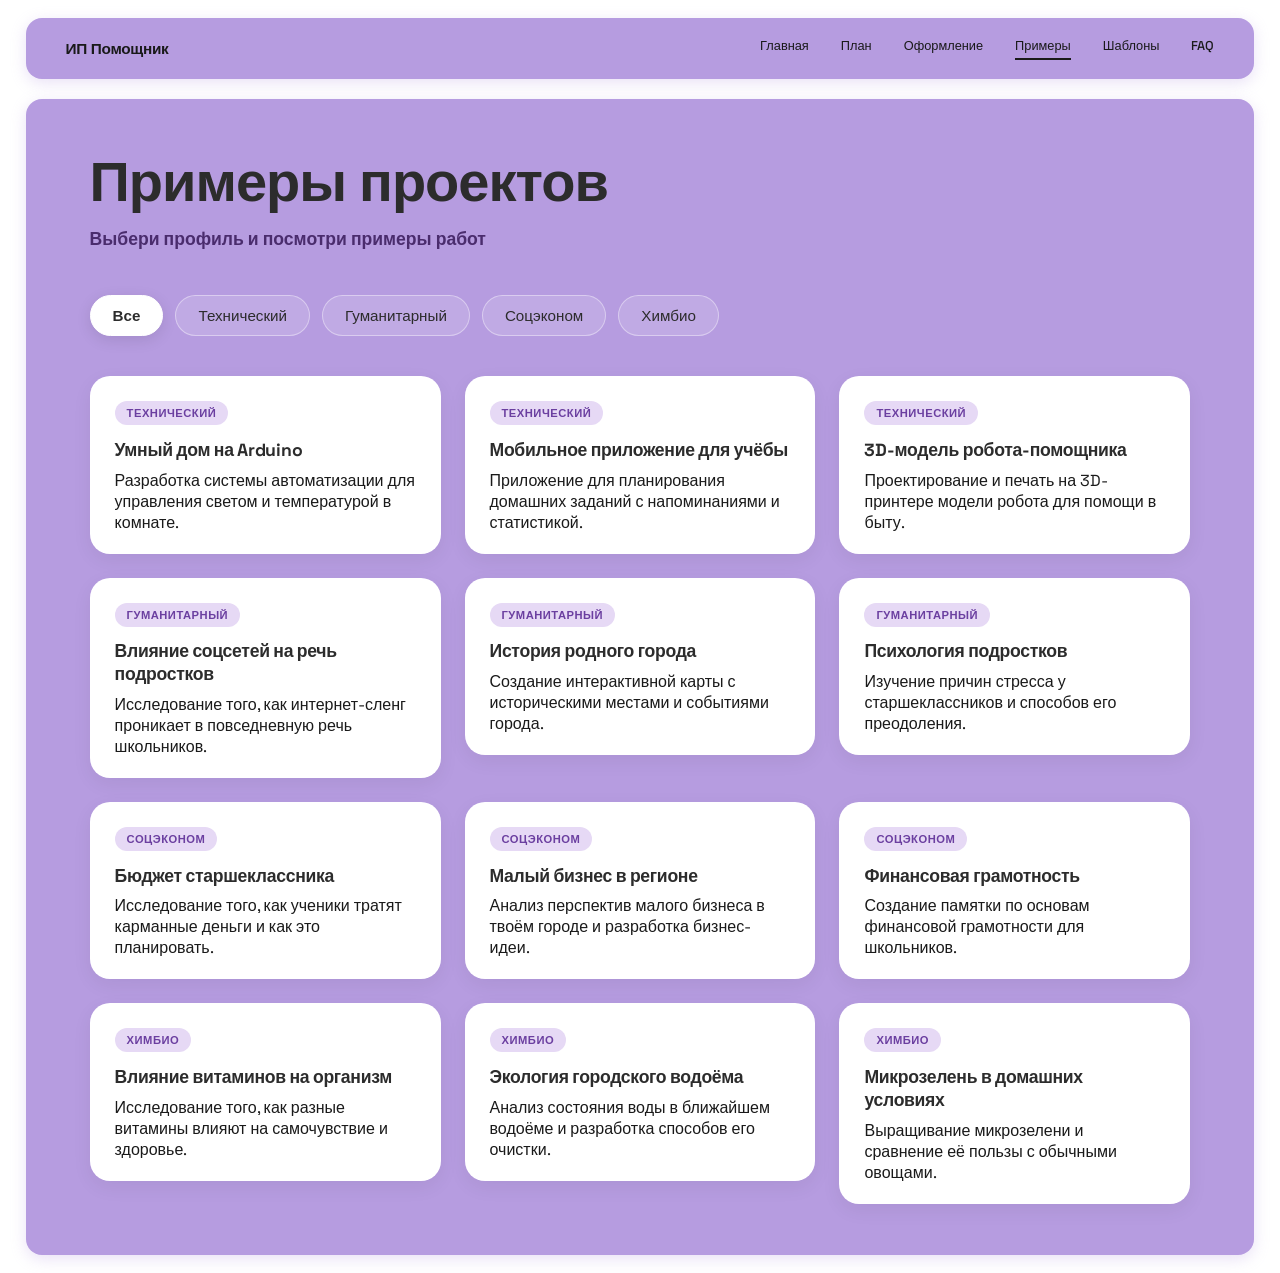
<file: primery.html>
<!DOCTYPE html>
<html lang="ru">
<head>
    <meta charset="UTF-8">
    <meta name="viewport" content="width=device-width, initial-scale=1.0">
    <title>ИП Помощник - Примеры проектов</title>
    <link rel="preconnect" href="https://fonts.googleapis.com">
    <link rel="preconnect" href="https://fonts.gstatic.com" crossorigin>
    <link href="https://fonts.googleapis.com/css2?family=Space+Grotesk:wght@400;500;600;700&display=swap" rel="stylesheet">
    <link rel="stylesheet" href="style.css">
</head>
<body>

    <div class="app-wrapper">
        
        <!-- Шапка сайта -->
        <header class="header-card">
            <div class="logo">ИП Помощник</div>
            <nav class="navigation">
                <a href="index.html">Главная</a>
                <a href="plan.html">План</a>
                <a href="oformlenie.html">Оформление</a>
                <a href="primery.html" class="active">Примеры</a>
                <a href="templates.html">Шаблоны</a>
                <a href="faq.html">FAQ</a>
            </nav>
        </header>

        <!-- Основной контент -->
        <main class="content-card">
            
            <div class="page-header">
                <h1>Примеры проектов</h1>
                <p class="subtitle">Выбери профиль и посмотри примеры работ</p>
            </div>

            <!-- Кнопки-фильтры -->
            <div class="filter-buttons">
                <button class="filter-btn active" data-filter="all">Все</button>
                <button class="filter-btn" data-filter="tech">Технический</button>
                <button class="filter-btn" data-filter="human">Гуманитарный</button>
                <button class="filter-btn" data-filter="socio">Соцэконом</button>
                <button class="filter-btn" data-filter="chembio">Химбио</button>
            </div>

            <!-- Сетка примеров -->
            <div class="examples-grid" id="examplesGrid">

                <!-- ТЕХНИЧЕСКИЙ -->
                <div class="example-card" data-category="tech">
                    <div class="example-tag">Технический</div>
                    <h3>Умный дом на Arduino</h3>
                    <p>Разработка системы автоматизации для управления светом и температурой в комнате.</p>
                </div>

                <div class="example-card" data-category="tech">
                    <div class="example-tag">Технический</div>
                    <h3>Мобильное приложение для учёбы</h3>
                    <p>Приложение для планирования домашних заданий с напоминаниями и статистикой.</p>
                </div>

                <div class="example-card" data-category="tech">
                    <div class="example-tag">Технический</div>
                    <h3>3D-модель робота-помощника</h3>
                    <p>Проектирование и печать на 3D-принтере модели робота для помощи в быту.</p>
                </div>

                <!-- ГУМАНИТАРНЫЙ -->
                <div class="example-card" data-category="human">
                    <div class="example-tag">Гуманитарный</div>
                    <h3>Влияние соцсетей на речь подростков</h3>
                    <p>Исследование того, как интернет-сленг проникает в повседневную речь школьников.</p>
                </div>

                <div class="example-card" data-category="human">
                    <div class="example-tag">Гуманитарный</div>
                    <h3>История родного города</h3>
                    <p>Создание интерактивной карты с историческими местами и событиями города.</p>
                </div>

                <div class="example-card" data-category="human">
                    <div class="example-tag">Гуманитарный</div>
                    <h3>Психология подростков</h3>
                    <p>Изучение причин стресса у старшеклассников и способов его преодоления.</p>
                </div>

                <!-- СОЦЭКОНОМ -->
                <div class="example-card" data-category="socio">
                    <div class="example-tag">Соцэконом</div>
                    <h3>Бюджет старшеклассника</h3>
                    <p>Исследование того, как ученики тратят карманные деньги и как это планировать.</p>
                </div>

                <div class="example-card" data-category="socio">
                    <div class="example-tag">Соцэконом</div>
                    <h3>Малый бизнес в регионе</h3>
                    <p>Анализ перспектив малого бизнеса в твоём городе и разработка бизнес-идеи.</p>
                </div>

                <div class="example-card" data-category="socio">
                    <div class="example-tag">Соцэконом</div>
                    <h3>Финансовая грамотность</h3>
                    <p>Создание памятки по основам финансовой грамотности для школьников.</p>
                </div>

                <!-- ХИМБИО -->
                <div class="example-card" data-category="chembio">
                    <div class="example-tag">Химбио</div>
                    <h3>Влияние витаминов на организм</h3>
                    <p>Исследование того, как разные витамины влияют на самочувствие и здоровье.</p>
                </div>

                <div class="example-card" data-category="chembio">
                    <div class="example-tag">Химбио</div>
                    <h3>Экология городского водоёма</h3>
                    <p>Анализ состояния воды в ближайшем водоёме и разработка способов его очистки.</p>
                </div>

                <div class="example-card" data-category="chembio">
                    <div class="example-tag">Химбио</div>
                    <h3>Микрозелень в домашних условиях</h3>
                    <p>Выращивание микрозелени и сравнение её пользы с обычными овощами.</p>
                </div>

            </div>

        </main>
    </div>

    <script>
        // Получаем все кнопки-фильтры и все карточки
        const filterButtons = document.querySelectorAll('.filter-btn');
        const exampleCards = document.querySelectorAll('.example-card');

        // Обработчик клика на каждую кнопку
        filterButtons.forEach(btn => {
            btn.addEventListener('click', () => {
                // Убираем active у всех кнопок
                filterButtons.forEach(b => b.classList.remove('active'));
                // Добавляем active текущей
                btn.classList.add('active');

                // Получаем значение фильтра
                const filter = btn.dataset.filter;

                // Проходим по всем карточкам
                exampleCards.forEach(card => {
                    const category = card.dataset.category;
                    
                    if (filter === 'all' || filter === category) {
                        // Показываем карточку
                        card.style.display = 'flex';
                        // Плавное появление
                        card.style.animation = 'fadeIn 0.35s ease forwards';
                    } else {
                        // Скрываем
                        card.style.display = 'none';
                    }
                });
            });
        });
    </script>

</body>
</html>
</file>
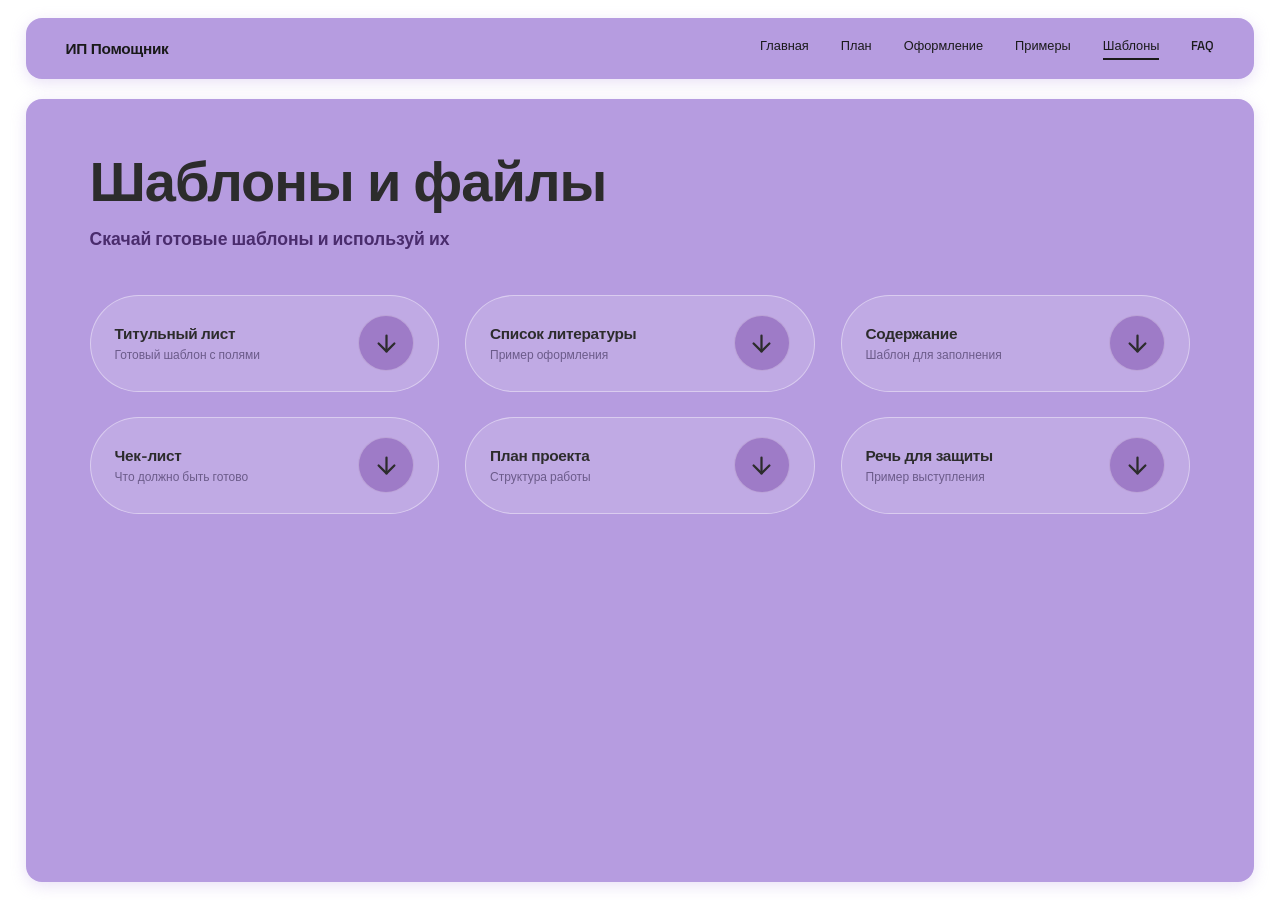
<file: templates.html>
<!DOCTYPE html>
<html lang="ru">
<head>
    <meta charset="UTF-8">
    <meta name="viewport" content="width=device-width, initial-scale=1.0">
    <title>ИП Помощник - Шаблоны и файлы</title>
    <link rel="preconnect" href="https://fonts.googleapis.com">
    <link rel="preconnect" href="https://fonts.gstatic.com" crossorigin>
    <link href="https://fonts.googleapis.com/css2?family=Space+Grotesk:wght@400;500;600;700&display=swap" rel="stylesheet">
    <link rel="stylesheet" href="style.css">
</head>
<body>

    <div class="app-wrapper">
        
        <!-- Шапка сайта -->
        <header class="header-card">
            <div class="logo">ИП Помощник</div>
            <nav class="navigation">
                <a href="index.html">Главная</a>
                <a href="plan.html">План</a>
                <a href="oformlenie.html">Оформление</a>
                <a href="primery.html">Примеры</a>
                <a href="templates.html" class="active">Шаблоны</a>
                <a href="faq.html">FAQ</a>
            </nav>
        </header>

        <!-- Основной контент -->
        <main class="content-card">
            
            <div class="page-header">
                <h1>Шаблоны и файлы</h1>
                <p class="subtitle">Скачай готовые шаблоны и используй их</p>
            </div>

            <!-- Сетка карточек -->
            <div class="grid-container">
                
                <!-- 1. Титульный лист (.docx) -->
                <a href="files/titulny_list.docx" download class="card">
                    <div class="card-text">
                        <h3>Титульный лист</h3>
                        <p>Готовый шаблон с полями</p>
                    </div>
                    <div class="download-btn">
                        <svg viewBox="0 0 24 24" fill="none" stroke="currentColor" stroke-width="2" stroke-linecap="round" stroke-linejoin="round">
                            <line x1="12" y1="5" x2="12" y2="19"></line>
                            <polyline points="19 12 12 19 5 12"></polyline>
                        </svg>
                    </div>
                </a>

                <!-- 2. Список литературы (.txt) -->
                <a href="files/spisok_literatury.txt" download class="card">
                    <div class="card-text">
                        <h3>Список литературы</h3>
                        <p>Пример оформления</p>
                    </div>
                    <div class="download-btn">
                        <svg viewBox="0 0 24 24" fill="none" stroke="currentColor" stroke-width="2" stroke-linecap="round" stroke-linejoin="round">
                            <line x1="12" y1="5" x2="12" y2="19"></line>
                            <polyline points="19 12 12 19 5 12"></polyline>
                        </svg>
                    </div>
                </a>

                <!-- 3. Содержание (.txt) -->
                <a href="files/soderzhanie.txt" download class="card">
                    <div class="card-text">
                        <h3>Содержание</h3>
                        <p>Шаблон для заполнения</p>
                    </div>
                    <div class="download-btn">
                        <svg viewBox="0 0 24 24" fill="none" stroke="currentColor" stroke-width="2" stroke-linecap="round" stroke-linejoin="round">
                            <line x1="12" y1="5" x2="12" y2="19"></line>
                            <polyline points="19 12 12 19 5 12"></polyline>
                        </svg>
                    </div>
                </a>

                <!-- 4. Чек-лист (.txt) -->
                <a href="files/chek_list.txt" download class="card">
                    <div class="card-text">
                        <h3>Чек-лист</h3>
                        <p>Что должно быть готово</p>
                    </div>
                    <div class="download-btn">
                        <svg viewBox="0 0 24 24" fill="none" stroke="currentColor" stroke-width="2" stroke-linecap="round" stroke-linejoin="round">
                            <line x1="12" y1="5" x2="12" y2="19"></line>
                            <polyline points="19 12 12 19 5 12"></polyline>
                        </svg>
                    </div>
                </a>

                <!-- 5. План проекта (.txt) -->
                <a href="files/plan_proekta.txt" download class="card">
                    <div class="card-text">
                        <h3>План проекта</h3>
                        <p>Структура работы</p>
                    </div>
                    <div class="download-btn">
                        <svg viewBox="0 0 24 24" fill="none" stroke="currentColor" stroke-width="2" stroke-linecap="round" stroke-linejoin="round">
                            <line x1="12" y1="5" x2="12" y2="19"></line>
                            <polyline points="19 12 12 19 5 12"></polyline>
                        </svg>
                    </div>
                </a>

                <!-- 6. Речь для защиты (.txt) -->
                <a href="files/rech_zashchita.txt" download class="card">
                    <div class="card-text">
                        <h3>Речь для защиты</h3>
                        <p>Пример выступления</p>
                    </div>
                    <div class="download-btn">
                        <svg viewBox="0 0 24 24" fill="none" stroke="currentColor" stroke-width="2" stroke-linecap="round" stroke-linejoin="round">
                            <line x1="12" y1="5" x2="12" y2="19"></line>
                            <polyline points="19 12 12 19 5 12"></polyline>
                        </svg>
                    </div>
                </a>

            </div>
        </main>
    </div>

</body>
</html>
</file>
<file: style.css>
/* ============================================================
   СБРОС СТИЛЕЙ
   Убираем у всех элементов стандартные отступы и границы,
   чтобы браузер не добавлял их сам.
   ============================================================ */
* {
    margin: 0;                  /* Убираем внешние отступы у всех элементов */
    padding: 0;                 /* Убираем внутренние отступы у всех элементов */
    box-sizing: border-box;     /* Ширина и высота включают padding и border */
}

/* Устанавливаем высоту на весь экран */
html, body {
    width: 100%;                /* Ширина на весь экран */
    min-height: 100vh;          /* Минимальная высота — 100% высоты окна */
}

/* ============================================================
   СТИЛИ ДЛЯ BODY (всей страницы)
   ============================================================ */
body {
    font-family: 'Space Grotesk', sans-serif; /* Основной шрифт всего сайта */
    background-color: #ffffff;  /* Белый фон вокруг фиолетовых карточек */
    display: flex;              /* Flexbox для выравнивания содержимого */
    justify-content: center;    /* Центрируем содержимое по горизонтали */
    padding: 2vh 2vw;           /* Отступы от краёв экрана: 2% высоты и ширины */
    color: #1a1a1a;             /* Основной цвет текста — почти чёрный */
}

/* ============================================================
   ОБЩИЙ КОНТЕЙНЕР ВСЕГО САЙТА
   ============================================================ */
.app-wrapper {
    width: 100%;                /* Ширина на 100% родителя */
    max-width: 1400px;          /* Максимум 1400px, чтобы не растягивалось на огромных мониторах */
    display: flex;              /* Внутри тоже flex */
    flex-direction: column;     /* Элементы идут сверху вниз (шапка → контент) */
    gap: 20px;                  /* Отступ между шапкой и основным блоком */
    min-height: calc(100vh - 4vh); /* Минимальная высота: экран минус отступы body */
}

/* ============================================================
   ШАПКА САЙТА (верхняя фиолетовая полоса)
   ============================================================ */
.header-card {
    background-color: #B69CE0;  /* Светло-фиолетовый фон */
    border-radius: 16px;        /* Закругление углов */
    padding: 1.2rem 2.5rem;     /* Внутренние отступы: 1.2rem сверху/снизу, 2.5rem по бокам */
    display: flex;              /* Flexbox для логотипа и меню */
    justify-content: space-between; /* Логотип слева, меню справа */
    align-items: center;        /* Выравнивание по вертикали по центру */
    flex-wrap: wrap;            /* Разрешаем переносить элементы на новую строку */
    gap: 1rem;                  /* Отступ между логотипом и меню */
    flex-shrink: 0;             /* Шапка не сжимается, даже если экран маленький */
    box-shadow: 0 4px 15px rgba(182, 156, 224, 0.3); /* Мягкая тень под шапкой */
}

/* Логотип «ИП Помощник» */
.logo {
    text-decoration: none;      /* Убираем подчёркивание (это ссылка) */
    font-weight: 700;           /* Жирный шрифт */
    font-size: clamp(0.9rem, 1.2vw, 1.1rem); /* Адаптивный размер: от 0.9 до 1.1rem */
    color: #1a1a1a;             /* Чёрный цвет текста */
    white-space: nowrap;        /* Текст не переносится на новую строку */
    letter-spacing: -0.3px;     /* Немного сжимаем буквы */
    cursor: pointer;            /* Курсор-указатель при наведении */
    transition: opacity 0.2s ease; /* Плавное изменение прозрачности */
}

.logo:hover {
    opacity: 0.75;              /* При наведении логотип слегка бледнеет */
}

/* Навигационное меню */
.navigation {
    display: flex;              /* Ссылки в одну строку */
    gap: clamp(1rem, 2.5vw, 2.5rem); /* Адаптивный отступ между ссылками */
    flex-wrap: wrap;            /* Разрешаем перенос на новую строку */
    justify-content: center;    /* Центрируем по горизонтали */
}

/* Ссылки в меню */
.navigation a {
    text-decoration: none;      /* Убираем подчёркивание */
    color: #1a1a1a;             /* Чёрный текст */
    font-size: clamp(0.8rem, 1vw, 0.95rem); /* Адаптивный размер шрифта */
    font-weight: 500;           /* Средняя жирность */
    padding-bottom: 4px;        /* Отступ снизу для линии подчёркивания */
    border-bottom: 2px solid transparent; /* Прозрачная линия под текстом */
    transition: border-color 0.2s; /* Плавное появление линии */
    white-space: nowrap;        /* Не переносить текст */
}

.navigation a:hover {
    border-bottom-color: rgba(26, 26, 26, 0.3); /* Серая линия при наведении */
}

.navigation a.active {
    border-bottom-color: #1a1a1a; /* Чёрная линия у активной ссылки */
}

/* ============================================================
   ОСНОВНОЙ КОНТЕНТ (большая фиолетовая карточка)
   ============================================================ */
.content-card {
    background-color: #B69CE0;  /* Тот же фиолетовый */
    border-radius: 16px;        /* Закруглённые углы */
    padding: clamp(2rem, 4vw, 4rem) clamp(1.5rem, 5vw, 4rem); /* Адаптивные отступы */
    flex-grow: 1;               /* Занимает всё оставшееся место по высоте */
    box-shadow: 0 4px 15px rgba(182, 156, 224, 0.3); /* Тень для объёма */
}

/* ============================================================
   ГЛАВНАЯ СТРАНИЦА (index.html)
   ============================================================ */

/* Верхний блок: заголовок слева, QR справа */
.hero-section {
    display: flex;              /* Заголовок и QR в одну строку */
    justify-content: space-between; /* Заголовок слева, QR справа */
    align-items: flex-start;    /* Выравнивание по верхнему краю */
    gap: 3rem;                  /* Отступ между блоками */
    margin-bottom: 2rem;        /* Отступ снизу */
    flex-wrap: wrap;            /* Перенос на новую строку при нехватке места */
}

.hero-text {
    flex: 1;                    /* Занимает всё доступное место */
    min-width: 300px;           /* Минимальная ширина */
}

.hero-text h1 {
    font-size: clamp(2rem, 5vw, 3.5rem); /* Адаптивный размер: 32–56px */
    font-weight: 700;           /* Жирный */
    color: #2c2c2c;             /* Тёмно-серый */
    margin-bottom: 1.5rem;      /* Отступ до подзаголовка */
    line-height: 1.1;           /* Плотный межстрочный интервал */
    letter-spacing: -1px;       /* Сжатые буквы */
}

.hero-text .subtitle {
    font-size: clamp(1rem, 1.5vw, 1.2rem); /* Адаптивный размер */
    font-weight: 600;           /* Полужирный */
    color: #4a2c6d;             /* Тёмно-фиолетовый */
    margin-bottom: 2rem;        /* Отступ до кнопок */
}

/* ============================================================
   КНОПКИ
   ============================================================ */
.buttons-group {
    display: flex;              /* Кнопки в строку */
    gap: 1rem;                  /* Отступ между кнопками */
    flex-wrap: wrap;            /* Перенос на новую строку */
}

.btn {
    display: inline-block;      /* Чтобы padding и ширина работали */
    padding: 12px 28px;         /* Внутренние отступы */
    border-radius: 12px;        /* Закруглённые углы */
    font-family: 'Space Grotesk', sans-serif; /* Шрифт как у сайта */
    font-size: 1rem;            /* Размер текста */
    font-weight: 600;           /* Полужирный */
    cursor: pointer;            /* Курсор-указатель */
    transition: all 0.2s;       /* Плавная анимация */
    border: none;               /* Убираем границу */
    text-decoration: none;      /* Убираем подчёркивание */
    text-align: center;         /* Центрируем текст */
}

/* --- Кнопка «Начать» — эффектная --- */
.btn-primary {
    background: linear-gradient(135deg, #A87FE0 0%, #8A63B8 100%); /* Градиент */
    color: #ffffff;             /* Белый текст */
    font-weight: 700;           /* Жирный */
    letter-spacing: 0.3px;      /* Чуть разреженные буквы */
    position: relative;         /* Для псевдоэлемента ::before */
    overflow: hidden;           /* Скрываем то, что выходит за границы */
    box-shadow:                 /* Тени для объёма */
        0 6px 20px rgba(158, 123, 199, 0.5),
        0 2px 6px rgba(158, 123, 199, 0.3),
        inset 0 1px 0 rgba(255, 255, 255, 0.3); /* Внутренняя подсветка */
    transition: all 0.35s cubic-bezier(0.25, 0.8, 0.25, 1); /* Плавная анимация */
}

/* Светлая подсветка сверху — «глянец» */
.btn-primary::before {
    content: "";                /* Обязательно для псевдоэлемента */
    position: absolute;         /* Позиционируется относительно кнопки */
    inset: 0;                   /* Растягивается на всю кнопку */
    background: linear-gradient(180deg, rgba(255, 255, 255, 0.2) 0%, transparent 60%); /* Градиент сверху */
    opacity: 0;                 /* Изначально невидим */
    transition: opacity 0.35s ease; /* Плавное появление */
    pointer-events: none;       /* Не мешает кликам */
}

.btn-primary:hover {
    background: linear-gradient(135deg, #B98FE8 0%, #9A73C8 100%); /* Светлее при наведении */
    transform: translateY(-3px) scale(1.03); /* Подъём и увеличение */
    box-shadow:                 /* Усиленное свечение */
        0 12px 30px rgba(158, 123, 199, 0.7),
        0 4px 12px rgba(158, 123, 199, 0.5),
        0 0 25px rgba(158, 123, 199, 0.6),
        inset 0 1px 0 rgba(255, 255, 255, 0.4);
}

.btn-primary:hover::before {
    opacity: 1;                 /* Подсветка появляется */
}

.btn-primary:active {
    transform: translateY(-1px) scale(0.99); /* «Вдавливание» */
    box-shadow:                 /* Тень уменьшается */
        0 4px 12px rgba(158, 123, 199, 0.6),
        0 2px 6px rgba(158, 123, 199, 0.4),
        inset 0 2px 4px rgba(0, 0, 0, 0.1);
}

/* --- Вторичная кнопка --- */
.btn-secondary {
    background-color: rgba(255, 255, 255, 0.2); /* Полупрозрачный белый */
    color: #2c2c2c;             /* Тёмный текст */
    border: 1px solid rgba(255, 255, 255, 0.4); /* Тонкая граница */
}

.btn-secondary:hover {
    background-color: rgba(255, 255, 255, 0.3); /* Чуть светлее */
    transform: translateY(-2px); /* Лёгкий подъём */
}

/* ============================================================
   БЛОК С QR-КОДОМ
   ============================================================ */
.hero-square {
    display: flex;              /* QR и текст в столбик */
    flex-direction: column;     /* Вертикальное расположение */
    align-items: center;        /* Центрирование по горизонтали */
    gap: 14px;                  /* Отступ между QR и текстом */
    flex-shrink: 0;             /* Не сжимается */
}

/* Контейнер-рамка вокруг QR */
.qr-container {
    width: clamp(180px, 17vw, 240px); /* Адаптивная ширина */
    height: clamp(180px, 17vw, 240px); /* Адаптивная высота */
    background-color: #ffffff;  /* Белая рамка */
    border-radius: 20px;        /* Закруглённые углы */
    padding: 14px;              /* Внутренний отступ вокруг QR */
    box-sizing: border-box;     /* Учитываем padding в размерах */
    display: flex;              /* Flexbox для центрирования */
    align-items: center;        /* Центр по вертикали */
    justify-content: center;    /* Центр по горизонтали */
    box-shadow:                 /* Свечение вокруг рамки */
        0 0 15px rgba(158, 123, 199, 0.6),
        0 0 30px rgba(158, 123, 199, 0.4),
        0 0 60px rgba(158, 123, 199, 0.2),
        0 4px 15px rgba(0, 0, 0, 0.1);
    transition: box-shadow 0.4s ease, transform 0.4s ease; /* Плавная анимация */
}

.qr-container:hover {
    box-shadow:                 /* Усиленное свечение */
        0 0 20px rgba(158, 123, 199, 0.8),
        0 0 40px rgba(158, 123, 199, 0.6),
        0 0 80px rgba(158, 123, 199, 0.4),
        0 6px 22px rgba(0, 0, 0, 0.15);
    transform: translateY(-3px) scale(1.01); /* Лёгкий подъём при наведении */
}

/* Сама картинка QR-кода */
.qr-image {
    width: 100%;                /* Занимает всю ширину контейнера */
    height: 100%;               /* Занимает всю высоту */
    object-fit: contain;        /* Картинка не искажается */
    border-radius: 8px;         /* Небольшое закругление */
    display: block;             /* Убираем лишние отступы */
}

/* Текст под QR */
.square-text {
    font-size: 0.85rem;         /* Маленький текст */
    font-weight: 600;           /* Полужирный */
    color: #4a2c6d;             /* Тёмно-фиолетовый */
    text-align: center;         /* По центру */
    max-width: 240px;           /* Ограничиваем ширину */
    line-height: 1.35;          /* Межстрочный интервал */
}

/* ============================================================
   БЛОК «Что такое индивидуальный проект?»
   ============================================================ */
.info-section {
    margin-bottom: 2rem;        /* Отступ снизу */
    margin-top: -1rem;          /* Поднимаем блок выше */
}

.info-section h2 {
    font-size: clamp(1.5rem, 3vw, 2.2rem); /* Адаптивный размер */
    font-weight: 700;           /* Жирный */
    color: #2c2c2c;             /* Тёмно-серый */
    margin-bottom: 0.75rem;     /* Отступ до текста */
    letter-spacing: -0.5px;     /* Сжатые буквы */
}

.info-section p {
    font-size: clamp(0.95rem, 1.2vw, 1.1rem); /* Адаптивный размер */
    color: #4a2c6d;             /* Тёмно-фиолетовый */
    line-height: 1.55;          /* Комфортный межстрочный интервал */
    max-width: 800px;           /* Ограничение ширины */
}

/* ============================================================
   ПЛАШКИ НА ГЛАВНОЙ (План, Оформление, Примеры, Шаблоны)
   ============================================================ */
.home-grid {
    grid-template-columns: repeat(4, 1fr); /* 4 равные колонки */
}

.home-card {
    display: flex;              /* Flexbox внутри плашки */
    flex-direction: column;     /* Иконка сверху, текст снизу */
    align-items: flex-start;    /* Прижимаем всё влево */
    text-align: left;           /* Текст по левому краю */
    padding: 1.5rem;            /* Внутренние отступы */
    border-radius: 20px;        /* Закруглённые углы */
    background-color: #ffffff;  /* Белый фон */
    border: 1px solid rgba(255, 255, 255, 0.5); /* Светлая граница */
    box-shadow: 0 4px 15px rgba(0, 0, 0, 0.05); /* Мягкая тень */
    min-height: auto;           /* Высота по содержимому */
    gap: 0;                     /* Без автоматического отступа */
}

.home-card:hover {
    background-color: #f9f9f9;  /* Светлее при наведении */
    transform: translateY(-5px); /* Подъём */
    box-shadow: 0 8px 25px rgba(0, 0, 0, 0.1); /* Усиленная тень */
}

/* Иконка в плашке */
.card-icon {
    width: 48px;                /* Ширина иконки */
    height: 48px;               /* Высота иконки */
    display: flex;              /* Flexbox для центрирования */
    align-items: center;        /* Центр по вертикали */
    justify-content: center;    /* Центр по горизонтали */
    margin-bottom: 1.25rem;     /* Отступ до заголовка */
    background-color: transparent; /* Прозрачный фон */
    padding: 0;                 /* Без отступов */
    margin-left: 0;             /* Прижимаем к левому краю */
    align-self: flex-start;     /* Выравнивание по левому краю */
}

.card-icon svg {
    width: 100%;                /* SVG на всю ширину */
    height: 100%;               /* SVG на всю высоту */
    display: block;             /* Убираем пробел снизу */
}

/* Текстовый блок внутри плашки */
.home-card .card-text {
    display: flex;              /* Flexbox */
    flex-direction: column;     /* В столбик */
    align-items: flex-start;    /* Прижимаем влево */
    text-align: left;           /* Текст слева */
    width: 100%;                /* На всю ширину */
    margin: 0;                  /* Без внешних отступов */
    padding: 0;                 /* Без внутренних */
    padding-left: 8px;          /* Сдвигаем текст чуть правее */
}

.home-card .card-text h3 {
    font-size: 1.1rem;          /* Размер заголовка */
    font-weight: 700;           /* Жирный */
    color: #2c2c2c;             /* Тёмно-серый */
    margin-bottom: 6px;         /* Отступ до описания */
    letter-spacing: -0.3px;     /* Сжатые буквы */
}

.home-card .card-text p {
    font-size: 0.85rem;         /* Мелкий текст */
    color: #6b5b8a;             /* Серо-фиолетовый */
    line-height: 1.4;           /* Межстрочный интервал */
    font-weight: 500;           /* Средняя жирность */
}

/* ============================================================
   ОБЩИЕ СТИЛИ ДЛЯ ВНУТРЕННИХ СТРАНИЦ
   ============================================================ */

/* Заголовок страницы */
.page-header {
    margin-bottom: clamp(2rem, 5vh, 4rem); /* Адаптивный отступ снизу */
}

.page-header h1 {
    font-size: clamp(2rem, 5vw, 3.5rem); /* Адаптивный размер */
    font-weight: 700;           /* Жирный */
    color: #2c2c2c;             /* Тёмно-серый */
    margin-bottom: 1rem;        /* Отступ до подзаголовка */
    line-height: 1.1;           /* Плотный межстрочный */
    letter-spacing: -1px;       /* Сжатые буквы */
}

.page-header .subtitle {
    font-size: clamp(0.9rem, 1.5vw, 1.1rem); /* Адаптивный */
    font-weight: 600;           /* Полужирный */
    color: #4a2c6d;             /* Тёмно-фиолетовый */
}

/* Сетка карточек */
.grid-container {
    display: grid;              /* Grid-раскладка */
    grid-template-columns: repeat(auto-fit, minmax(320px, 1fr)); /* Автоматическое число колонок */
    gap: clamp(1rem, 2vw, 2rem); /* Адаптивный отступ между карточками */
    width: 100%;                /* На всю ширину */
}

/* Карточка-«таблетка» (для страницы шаблонов) */
.card {
    display: flex;              /* Flexbox */
    justify-content: space-between; /* Текст слева, кнопка справа */
    align-items: center;        /* Выравнивание по центру */
    background-color: rgba(255, 255, 255, 0.15); /* Полупрозрачный белый */
    border: 1px solid rgba(255, 255, 255, 0.4); /* Светлая граница */
    border-radius: 50px;        /* Форма «таблетки» */
    padding: clamp(0.75rem, 1.5vw, 1.25rem) clamp(1rem, 2vw, 1.5rem); /* Адаптивные отступы */
    text-decoration: none;      /* Без подчёркивания */
    transition: background-color 0.2s ease, border-color 0.2s ease, transform 0.2s; /* Плавные переходы */
    cursor: pointer;            /* Курсор-указатель */
    min-height: 80px;           /* Минимальная высота */
}

.card:hover {
    background-color: rgba(255, 255, 255, 0.25); /* Чуть светлее */
    border-color: rgba(255, 255, 255, 0.6); /* Чуть ярче граница */
}

.card-text {
    display: flex;              /* Flexbox */
    flex-direction: column;     /* В столбик */
    justify-content: center;    /* Центр по вертикали */
    flex: 1;                    /* Занимает всё место */
    margin-right: 1rem;         /* Отступ до кнопки */
}

.card-text h3 {
    font-size: clamp(0.95rem, 1.2vw, 1.1rem); /* Адаптивный */
    font-weight: 600;           /* Полужирный */
    color: #2c2c2c;             /* Тёмно-серый */
    margin-bottom: 4px;         /* Отступ до описания */
    letter-spacing: -0.3px;     /* Сжатые буквы */
}

.card-text p {
    font-size: clamp(0.75rem, 0.9vw, 0.85rem); /* Адаптивный */
    color: #6b5b8a;             /* Серо-фиолетовый */
    font-weight: 400;           /* Обычный */
}

/* Кнопка скачивания (круг со стрелкой) */
.download-btn {
    width: clamp(44px, 5vw, 56px); /* Адаптивная ширина */
    height: clamp(44px, 5vw, 56px); /* Адаптивная высота */
    border-radius: 50%;         /* Круглая */
    background-color: #9E7BC7;  /* Фиолетовый */
    border: 1px solid rgba(255, 255, 255, 0.3); /* Светлая граница */
    display: flex;              /* Flexbox */
    justify-content: center;    /* Центр по горизонтали */
    align-items: center;        /* Центр по вертикали */
    flex-shrink: 0;             /* Не сжимается */
    transition: background-color 0.2s, transform 0.2s; /* Плавные переходы */
}

.download-btn svg {
    stroke: #2c2c2c;            /* Цвет обводки иконки */
    width: 50%;                 /* SVG на половину кнопки */
    height: 50%;
}

.card:hover .download-btn {
    background-color: #8a63b8;  /* Темнее при наведении */
    transform: scale(1.05);     /* Слегка увеличивается */
}

/* ============================================================
   СТРАНИЦА ПЛАНА (plan.html)
   ============================================================ */

/* Кружки с этапами */
.steps-navigation {
    display: flex;              /* В строку */
    gap: 1rem;                  /* Отступ между кружками */
    margin-bottom: 2.5rem;      /* Отступ снизу */
    flex-wrap: wrap;            /* Перенос на новую строку */
}

.step-btn {
    width: 52px;                /* Ширина кружка */
    height: 52px;               /* Высота кружка */
    border-radius: 50%;         /* Круглая форма */
    border: none;               /* Без границы */
    background-color: rgba(255, 255, 255, 0.2); /* Полупрозрачный */
    color: #4a2c6d;             /* Тёмно-фиолетовый текст */
    font-family: 'Space Grotesk', sans-serif; /* Шрифт */
    font-size: 1.2rem;          /* Размер цифры */
    font-weight: 600;           /* Полужирный */
    cursor: pointer;            /* Курсор-указатель */
    transition: all 0.25s ease; /* Плавные переходы */
    display: flex;              /* Flexbox */
    align-items: center;        /* Центр по вертикали */
    justify-content: center;    /* Центр по горизонтали */
}

.step-btn:hover {
    background-color: rgba(255, 255, 255, 0.4); /* Светлее */
    transform: translateY(-2px); /* Подъём */
}

.step-btn.active {
    background-color: #ffffff;  /* Белый фон у активной */
    color: #2c2c2c;             /* Тёмный текст */
    box-shadow: 0 4px 15px rgba(0, 0, 0, 0.1); /* Тень */
    transform: scale(1.05);     /* Немного больше */
}

/* Карточка с содержимым этапа */
.step-card {
    background-color: #ffffff;  /* Белый фон */
    border-radius: 24px;        /* Закруглённые углы */
    padding: 2.5rem 3rem;       /* Внутренние отступы */
    box-shadow: 0 8px 30px rgba(0, 0, 0, 0.08); /* Тень */
    max-width: 900px;           /* Максимальная ширина */
    transition: all 0.3s ease;  /* Плавная анимация */
}

.step-card-header {
    display: flex;              /* Flexbox */
    align-items: baseline;      /* Выравнивание по базовой линии текста */
    gap: 1.5rem;                /* Отступ */
    margin-bottom: 1.5rem;      /* Отступ снизу */
    flex-wrap: wrap;            /* Перенос */
}

.step-title {
    font-size: 1.5rem;          /* Размер */
    font-weight: 700;           /* Жирный */
    color: #2c2c2c;             /* Тёмный */
    margin: 0;                  /* Без отступа */
    letter-spacing: -0.3px;     /* Сжатые буквы */
}

.step-subtitle {
    font-size: 1.1rem;          /* Размер */
    font-weight: 500;           /* Средний */
    color: #6b5b8a;             /* Серо-фиолетовый */
    margin: 0;                  /* Без отступа */
}

.step-content {
    display: flex;              /* Flexbox */
    flex-direction: column;     /* В столбик */
    gap: 0.8rem;                /* Отступ между абзацами */
    font-size: 0.95rem;         /* Размер текста */
    line-height: 1.5;           /* Межстрочный интервал */
    color: #4a2c6d;             /* Тёмно-фиолетовый */
}

.step-content p {
    margin: 0;                  /* Убираем отступы у абзацев */
}

.step-content strong {
    color: #2c2c2c;             /* Жирный текст — чёрный */
    font-weight: 600;           /* Полужирный */
    margin-right: 4px;          /* Отступ справа */
}

/* Ссылка «Подробнее» */
.step-link {
    display: inline-block;      /* В строке, но с padding */
    margin-top: 0.5rem;         /* Отступ сверху */
    color: #9E7BC7;             /* Фиолетовый */
    font-weight: 600;           /* Полужирный */
    text-decoration: none;      /* Без подчёркивания */
    transition: color 0.2s, transform 0.2s; /* Плавные переходы */
    align-self: flex-end;       /* Прижимаем вправо */
    font-size: 0.9rem;          /* Размер */
}

.step-link:hover {
    color: #8a63b8;             /* Темнее */
    transform: translateX(3px); /* Сдвиг вправо */
}

/* ============================================================
   СТРАНИЦА ОФОРМЛЕНИЯ (oformlenie.html)
   ============================================================ */

/* Верхний блок: заголовок слева, требования справа */
.oformlenie-hero {
    display: flex;              /* Flexbox */
    justify-content: space-between; /* Заголовок слева, требования справа */
    align-items: flex-start;    /* По верхнему краю */
    gap: 3rem;                  /* Отступ */
    margin-bottom: 3rem;        /* Отступ снизу */
    flex-wrap: wrap;            /* Перенос */
}

.oformlenie-title {
    flex: 1;                    /* Занимает всё место */
    min-width: 300px;           /* Минимальная ширина */
}

.oformlenie-title h1 {
    font-size: clamp(2rem, 4.5vw, 3.2rem); /* Адаптивный размер */
    font-weight: 700;           /* Жирный */
    color: #2c2c2c;             /* Тёмный */
    line-height: 1.1;           /* Плотный */
    letter-spacing: -1px;       /* Сжатые буквы */
    margin-bottom: 1.5rem;      /* Отступ снизу */
}

.oformlenie-title .subtitle {
    font-size: clamp(1rem, 1.5vw, 1.2rem); /* Адаптивный */
    font-weight: 600;           /* Полужирный */
    color: #4a2c6d;             /* Тёмно-фиолетовый */
}

/* Карточка с требованиями */
.requirements-card {
    background-color: #ffffff;  /* Белый фон */
    border-radius: 16px;        /* Закругление */
    padding: 1.5rem 1.75rem;    /* Отступы */
    box-shadow: 0 6px 20px rgba(0, 0, 0, 0.08); /* Тень */
    max-width: 340px;           /* Максимальная ширина */
    flex-shrink: 0;             /* Не сжимается */
}

.requirements-card h3 {
    font-size: 1.05rem;         /* Размер */
    font-weight: 700;           /* Жирный */
    color: #2c2c2c;             /* Тёмный */
    margin-bottom: 1rem;        /* Отступ снизу */
    letter-spacing: -0.3px;     /* Сжатые буквы */
}

.requirements-card ul {
    list-style: none;           /* Убираем маркеры */
    padding: 0;                 /* Без отступов */
    margin: 0;                  /* Без отступов */
    display: flex;              /* Flexbox */
    flex-direction: column;     /* В столбик */
    gap: 0.5rem;                /* Отступ между пунктами */
}

.requirements-card ul li {
    font-size: 0.85rem;         /* Мелкий текст */
    color: #4a2c6d;             /* Тёмно-фиолетовый */
    font-weight: 500;           /* Средний */
    position: relative;         /* Для псевдоэлемента ::before */
    padding-left: 14px;         /* Отступ слева под точку */
    line-height: 1.4;           /* Межстрочный интервал */
}

/* Точка-маркер перед каждым пунктом */
.requirements-card ul li::before {
    content: "·";               /* Символ-точка */
    position: absolute;         /* Позиционируем абсолютно */
    left: 0;                    /* Слева */
    top: -2px;                  /* Чуть выше */
    font-size: 1.2rem;          /* Размер точки */
    color: #9E7BC7;             /* Фиолетовая */
    font-weight: 700;           /* Жирная */
}

/* Список секций (большие белые карточки) */
.sections-list {
    display: flex;              /* Flexbox */
    flex-direction: column;     /* В столбик */
    gap: 1.5rem;                /* Отступ между карточками */
    margin-bottom: 3rem;        /* Отступ снизу */
}

/* Каждая карточка-секция */
.info-card {
    background-color: #ffffff;  /* Белый фон */
    border-radius: 20px;        /* Закруглённые углы */
    padding: 2rem 2.5rem;       /* Внутренние отступы */
    box-shadow: 0 6px 20px rgba(0, 0, 0, 0.06); /* Тень */
    transition: transform 0.2s ease, box-shadow 0.2s ease; /* Плавные переходы */
}

.info-card:hover {
    transform: translateY(-3px); /* Лёгкий подъём при наведении */
    box-shadow: 0 10px 28px rgba(0, 0, 0, 0.1); /* Усиленная тень */
}

.info-card h3 {
    font-size: 1.3rem;          /* Размер заголовка */
    font-weight: 700;           /* Жирный */
    color: #6b3fa0;             /* Фиолетовый */
    margin-bottom: 1rem;        /* Отступ снизу */
    letter-spacing: -0.4px;     /* Сжатые буквы */
}

.info-card ul {
    list-style: none;           /* Убираем маркеры */
    padding: 0;                 /* Без отступов */
    margin: 0;                  /* Без отступов */
    display: flex;              /* Flexbox */
    flex-direction: column;     /* В столбик */
    gap: 0.6rem;                /* Отступ между пунктами */
}

.info-card ul li {
    font-size: 0.95rem;         /* Размер текста */
    color: #4a2c6d;             /* Тёмно-фиолетовый */
    font-weight: 400;           /* Обычный */
    position: relative;         /* Для псевдоэлемента */
    padding-left: 16px;         /* Отступ слева */
    line-height: 1.5;           /* Межстрочный интервал */
}

/* Точка-маркер перед каждым пунктом */
.info-card ul li::before {
    content: "·";               /* Символ-точка */
    position: absolute;         /* Абсолютное позиционирование */
    left: 0;                    /* Слева */
    top: -2px;                  /* Чуть выше */
    font-size: 1.4rem;          /* Размер точки */
    color: #9E7BC7;             /* Фиолетовая */
    font-weight: 700;           /* Жирная */
}

/* Нижняя панель с кнопками */
.bottom-actions {
    display: flex;              /* Flexbox */
    justify-content: space-between; /* Кнопки по краям */
    align-items: center;        /* Центр по вертикали */
    gap: 1rem;                  /* Отступ */
    padding-top: 1rem;          /* Отступ сверху */
}

/* Кнопка «Скачать шаблон титульного листа» */
.btn-download-template {
    display: inline-block;      /* В строке, но с padding */
    background-color: #9E7BC7;  /* Фиолетовый фон */
    color: #2c2c2c;             /* Тёмный текст */
    text-decoration: none;      /* Без подчёркивания */
    font-family: 'Space Grotesk', sans-serif; /* Шрифт */
    font-size: 0.95rem;         /* Размер текста */
    font-weight: 600;           /* Полужирный */
    padding: 14px 26px;         /* Отступы */
    border-radius: 12px;        /* Закруглённые углы */
    transition: background-color 0.2s, transform 0.2s; /* Плавные переходы */
    box-shadow: 0 4px 15px rgba(158, 123, 199, 0.3); /* Тень */
}

.btn-download-template:hover {
    background-color: #8a63b8;  /* Темнее при наведении */
    transform: translateY(-2px); /* Лёгкий подъём */
}

/* Кнопка «Наверх» (круглая со стрелкой) */
.btn-scroll-top {
    width: 52px;                /* Ширина */
    height: 52px;               /* Высота */
    border-radius: 50%;         /* Круглая */
    background-color: #9E7BC7;  /* Фиолетовый фон */
    border: none;               /* Без границы */
    display: flex;              /* Flexbox */
    align-items: center;        /* Центр по вертикали */
    justify-content: center;    /* Центр по горизонтали */
    cursor: pointer;            /* Курсор-указатель */
    transition: background-color 0.2s, transform 0.2s; /* Плавные переходы */
    box-shadow: 0 4px 15px rgba(158, 123, 199, 0.4); /* Тень */
    flex-shrink: 0;             /* Не сжимается */
}

.btn-scroll-top svg {
    width: 22px;                /* Ширина иконки */
    height: 22px;               /* Высота иконки */
    stroke: #2c2c2c;            /* Цвет обводки */
}

.btn-scroll-top:hover {
    background-color: #8a63b8;  /* Темнее */
    transform: translateY(-3px) scale(1.05); /* Подъём и увеличение */
}

/* ============================================================
   СТРАНИЦА ПРИМЕРОВ (primery.html)
   ============================================================ */

/* Кнопки-фильтры */
.filter-buttons {
    display: flex;
    gap: 0.75rem;
    margin-bottom: 2.5rem;
    flex-wrap: wrap;
}

.filter-btn {
    padding: 10px 22px;
    border-radius: 50px;
    border: 1px solid rgba(255, 255, 255, 0.4);
    background-color: rgba(255, 255, 255, 0.15);
    color: #2c2c2c;
    font-family: 'Space Grotesk', sans-serif;
    font-size: 0.95rem;
    font-weight: 500;
    cursor: pointer;
    transition: all 0.25s ease;
    white-space: nowrap;
}

.filter-btn:hover {
    background-color: rgba(255, 255, 255, 0.3);
    transform: translateY(-2px);
}

.filter-btn.active {
    background-color: #ffffff;
    color: #2c2c2c;
    border-color: #ffffff;
    font-weight: 600;
    box-shadow: 0 4px 15px rgba(0, 0, 0, 0.1);
}

/* Сетка карточек */
.examples-grid {
    display: grid;
    grid-template-columns: repeat(auto-fit, minmax(300px, 1fr));
    gap: 1.5rem;
    align-items: start; /* Карточки не растягиваются по высоте одинаково */
}

/* Карточка примера */
.example-card {
    display: flex;
    flex-direction: column;
    background-color: #ffffff;
    border-radius: 20px;
    padding: 1.5rem 1.5rem 1.25rem 1.5rem;
    box-shadow: 0 6px 20px rgba(0, 0, 0, 0.06);
    transition: transform 0.3s ease, box-shadow 0.3s ease;
    border: 1px solid rgba(255, 255, 255, 0.5);
    cursor: pointer;
    opacity: 0;
    animation: fadeIn 0.35s ease forwards;
    overflow: hidden;
}

.example-card:hover {
    transform: translateY(-4px);
    box-shadow: 0 12px 30px rgba(0, 0, 0, 0.1);
}

/* Верхняя часть карточки — всегда видна */
.example-header {
    display: flex;
    flex-direction: column;
}

/* Тег с профилем */
.example-tag {
    display: inline-block;
    font-size: 0.7rem;
    font-weight: 700;
    text-transform: uppercase;
    letter-spacing: 0.5px;
    color: #6b3fa0;
    background-color: #E6D9F5;
    padding: 5px 12px;
    border-radius: 50px;
    margin-bottom: 0.85rem;
    align-self: flex-start;
}

.example-card h3 {
    font-size: 1.1rem;
    font-weight: 700;
    color: #2c2c2c;
    margin-bottom: 0.5rem;
    letter-spacing: -0.3px;
    line-height: 1.3;
}

/* Краткое описание — видно всегда */
.example-preview {
    font-size: 0.88rem;
    color: #6b5b8a;
    line-height: 1.5;
    margin: 0;
}

/* Тело карточки — скрыто по умолчанию */
.example-body {
    max-height: 0;
    overflow: hidden;
    transition: max-height 0.5s ease, margin-top 0.4s ease, opacity 0.4s ease;
    opacity: 0;
    margin-top: 0;
}

/* Когда карточка открыта */
.example-card.open .example-body {
    max-height: 800px;
    opacity: 1;
    margin-top: 1.25rem;
}

/* Секции внутри тела */
.example-section {
    margin-bottom: 0.85rem;
    padding-bottom: 0.85rem;
    border-bottom: 1px solid rgba(158, 123, 199, 0.12);
}

.example-section:last-of-type {
    border-bottom: none;
    padding-bottom: 0;
    margin-bottom: 0.75rem;
}

/* Заголовок секции (Цель, Продукт, Задачи) */
.example-label {
    display: block;
    font-size: 0.72rem;
    font-weight: 700;
    text-transform: uppercase;
    letter-spacing: 0.5px;
    color: #9E7BC7;
    margin-bottom: 0.35rem;
}

.example-section p {
    font-size: 0.88rem;
    color: #4a2c6d;
    line-height: 1.5;
    margin: 0;
}

/* Список задач */
.example-section ul {
    list-style: none;
    padding: 0;
    margin: 0;
    display: flex;
    flex-direction: column;
    gap: 0.3rem;
}

.example-section ul li {
    font-size: 0.85rem;
    color: #4a2c6d;
    line-height: 1.5;
    position: relative;
    padding-left: 16px;
}

.example-section ul li::before {
    content: "•";
    position: absolute;
    left: 0;
    top: -1px;
    color: #9E7BC7;
    font-weight: 700;
    font-size: 1rem;
}

/* Футер с технологиями */
.example-footer {
    display: flex;
    flex-wrap: wrap;
    gap: 0.4rem;
    margin-top: 0.75rem;
}

.example-footer span {
    font-size: 0.7rem;
    font-weight: 600;
    color: #9E7BC7;
    background-color: #F3EDFA;
    padding: 4px 10px;
    border-radius: 50px;
    text-transform: uppercase;
    letter-spacing: 0.3px;
}

/* Анимация появления */
@keyframes fadeIn {
    from {
        opacity: 0;
        transform: translateY(10px);
    }
    to {
        opacity: 1;
        transform: translateY(0);
    }
}

/* ============================================================
   СТРАНИЦА FAQ (faq.html)
   ============================================================ */

/* Список вопросов */
.faq-list {
    display: flex;              /* Flexbox */
    flex-direction: column;     /* В столбик */
    gap: 1rem;                  /* Отступ между вопросами */
    max-width: 900px;           /* Максимальная ширина */
}

/* Карточка вопроса */
.faq-item {
    background-color: #ffffff;  /* Белый фон */
    border-radius: 18px;        /* Закругление */
    box-shadow: 0 4px 15px rgba(0, 0, 0, 0.06); /* Тень */
    overflow: hidden;           /* Скрываем выходящее */
    transition: box-shadow 0.3s ease, transform 0.3s ease; /* Плавные переходы */
    border: 1px solid rgba(255, 255, 255, 0.5); /* Светлая граница */
}

.faq-item:hover {
    box-shadow: 0 8px 22px rgba(0, 0, 0, 0.1); /* Усиленная тень */
}

/* Кнопка вопроса */
.faq-question {
    width: 100%;                /* На всю ширину */
    display: flex;              /* Flexbox */
    justify-content: space-between; /* Текст слева, иконка справа */
    align-items: center;        /* Центр по вертикали */
    gap: 1rem;                  /* Отступ */
    padding: 1.4rem 1.75rem;    /* Отступы */
    background: transparent;    /* Прозрачный фон */
    border: none;               /* Без границы */
    cursor: pointer;            /* Курсор-указатель */
    font-family: 'Space Grotesk', sans-serif; /* Шрифт */
    font-size: 1.05rem;         /* Размер */
    font-weight: 600;           /* Полужирный */
    color: #2c2c2c;             /* Тёмный */
    text-align: left;           /* Текст слева */
    letter-spacing: -0.3px;     /* Сжатые буквы */
    transition: color 0.2s;     /* Плавная смена цвета */
}

.faq-question:hover {
    color: #6b3fa0;             /* Фиолетовый при наведении */
}

/* Иконка «+» / «−» */
.faq-icon {
    display: flex;              /* Flexbox */
    align-items: center;        /* Центр по вертикали */
    justify-content: center;    /* Центр по горизонтали */
    width: 34px;                /* Ширина */
    height: 34px;               /* Высота */
    border-radius: 50%;         /* Круглая */
    background-color: #E6D9F5;  /* Светло-фиолетовый фон */
    flex-shrink: 0;             /* Не сжимается */
    transition: background-color 0.3s ease, transform 0.3s ease; /* Плавные переходы */
}

.faq-icon svg {
    width: 16px;                /* Ширина иконки */
    height: 16px;               /* Высота иконки */
    stroke: #6b3fa0;            /* Фиолетовая обводка */
    transition: transform 0.35s ease, stroke 0.3s ease; /* Плавные переходы */
}

/* Состояние «открыт» */
.faq-item.open .faq-icon {
    background-color: #9E7BC7;  /* Тёмно-фиолетовый фон */
}

.faq-item.open .faq-icon svg {
    stroke: #ffffff;            /* Белая обводка */
    transform: rotate(135deg);  /* Поворот — плюс становится крестиком */
}

/* Ответ */
.faq-answer {
    max-height: 0;              /* Изначально скрыт */
    overflow: hidden;           /* Скрываем содержимое */
    transition: max-height 0.4s ease, padding 0.3s ease; /* Плавное раскрытие */
    padding: 0 1.75rem;         /* Отступы по бокам */
}

.faq-item.open .faq-answer {
    padding: 0 1.75rem 1.5rem 1.75rem; /* Отступ снизу при открытии */
}

.faq-answer p {
    font-size: 0.95rem;         /* Размер */
    color: #4a2c6d;             /* Тёмно-фиолетовый */
    line-height: 1.6;           /* Межстрочный интервал */
    font-weight: 400;           /* Обычный */
    margin: 0;                  /* Без отступа */
    padding-top: 1rem;          /* Отступ сверху */
    border-top: 1px solid rgba(158, 123, 199, 0.15); /* Тонкая линия сверху */
}

/* ============================================================
   СТРАНИЦА О ПРОЕКТЕ (about.html)
   ============================================================ */

/* Ссылка-логотип */
.logo {
    text-decoration: none;      /* Без подчёркивания */
    cursor: pointer;            /* Курсор-указатель */
    transition: opacity 0.2s ease; /* Плавная прозрачность */
}

.logo:hover {
    opacity: 0.75;              /* Бледнеет при наведении */
}

/* Жирный текст внутри списков в info-card */
.info-card ul li strong {
    color: #6b3fa0;             /* Фиолетовый */
    font-weight: 700;           /* Жирный */
    margin-right: 4px;          /* Отступ справа */
}

/* ============================================================
   АДАПТИВНОСТЬ — ПЛАНШЕТЫ (ширина до 1100px)
   ============================================================ */

@media (max-width: 1100px) {
    .home-grid {
        grid-template-columns: repeat(2, 1fr); /* 2 колонки вместо 4 */
    }
}

/* ============================================================
   АДАПТИВНОСТЬ — ПЛАНШЕТЫ И ТЕЛЕФОНЫ (ширина до 900px)
   ============================================================ */

@media (max-width: 900px) {
    /* Сетки в одну колонку */
    .grid-container {
        grid-template-columns: 1fr;
    }

    /* Верхний блок — в столбик */
    .hero-section {
        flex-direction: column; /* В столбик */
        align-items: center;    /* Центр */
        text-align: center;     /* Текст по центру */
    }

    .hero-text {
        min-width: 100%;        /* На всю ширину */
    }

    /* Скрываем QR-код на телефонах и планшетах */
    .hero-square {
        display: none;
    }

    /* Кнопки по центру */
    .buttons-group {
        justify-content: center;
    }

    /* Информационный блок — по центру */
    .info-section {
        text-align: center;
    }

    .info-section p {
        margin: 0 auto;         /* Центрируем */
    }

    /* Плашки в одну колонку */
    .home-grid {
        grid-template-columns: 1fr;
    }

    /* План */
    .step-card {
        padding: 2rem 1.5rem;   /* Меньше отступы */
    }

    .step-card-header {
        flex-direction: column; /* В столбик */
        gap: 0.5rem;            /* Меньше отступ */
    }

    /* Оформление */
    .oformlenie-hero {
        flex-direction: column; /* В столбик */
    }

    .requirements-card {
        max-width: 100%;        /* На всю ширину */
        width: 100%;
    }

    .info-card {
        padding: 1.5rem 1.5rem; /* Меньше отступы */
    }

    /* Примеры */
    .filter-buttons {
        gap: 0.5rem;            /* Меньше отступ */
    }

    .filter-btn {
        padding: 9px 16px;      /* Меньше кнопки */
        font-size: 0.85rem;     /* Меньше шрифт */
    }

    .examples-grid {
        grid-template-columns: 1fr; /* В одну колонку */
    }
}

/* ============================================================
   АДАПТИВНОСТЬ — ТЕЛЕФОНЫ (ширина до 600px)
   ============================================================ */

@media (max-width: 600px) {
    /* Отступы body меньше */
    body {
        padding: 1vh 1vw;
    }

    /* Меньше отступ между шапкой и контентом */
    .app-wrapper {
        gap: 10px;
    }

    /* Шапка — в столбик */
    .header-card {
        flex-direction: column; /* В столбик */
        padding: 1rem;          /* Меньше отступы */
        gap: 0.5rem;            /* Меньше отступ */
        border-radius: 12px;    /* Меньше закругление */
    }

    .navigation {
        gap: 1rem;              /* Меньше отступ между ссылками */
    }

    /* Контент */
    .content-card {
        padding: 1.5rem 1rem;   /* Меньше отступы */
        border-radius: 12px;    /* Меньше закругление */
    }

    /* Карточки-таблетки */
    .card {
        padding: 0.75rem 1rem;  /* Меньше отступы */
        min-height: 70px;       /* Меньше высота */
    }

    /* Плашки — по центру */
    .home-card {
        align-items: center;    /* Центр по вертикали */
        text-align: center;     /* Текст по центру */
    }

    .page-header {
        margin-bottom: 1.5rem;  /* Меньше отступ */
    }

    /* План */
    .steps-navigation {
        gap: 0.6rem;            /* Меньше отступ */
        justify-content: center; /* По центру */
    }

    .step-btn {
        width: 42px;            /* Меньше кружки */
        height: 42px;
        font-size: 1rem;
    }

    .step-card {
        padding: 1.5rem 1rem;   /* Меньше отступы */
        border-radius: 16px;
    }

    .step-title {
        font-size: 1.3rem;
    }

    .step-subtitle {
        font-size: 1rem;
    }

    .step-content {
        font-size: 0.9rem;
    }

    /* Оформление */
    .oformlenie-title h1 {
        font-size: 1.8rem;      /* Меньше заголовок */
    }

    .info-card {
        padding: 1.25rem 1rem;  /* Меньше отступы */
        border-radius: 16px;
    }

    .info-card h3 {
        font-size: 1.1rem;      /* Меньше заголовок */
    }

    .info-card ul li {
        font-size: 0.85rem;     /* Меньше текст */
    }

    /* Кнопки внизу — в столбик */
    .bottom-actions {
        flex-direction: column; /* В столбик */
        align-items: stretch;   /* Растянуть */
    }

    .btn-download-template {
        text-align: center;     /* По центру */
    }

    .btn-scroll-top {
        align-self: flex-end;   /* Справа */
    }

    /* Примеры */
    .filter-buttons {
        justify-content: center; /* По центру */
    }

    .filter-btn {
        padding: 8px 14px;      /* Меньше кнопки */
        font-size: 0.8rem;
    }

    .example-card {
        padding: 1.25rem 1.25rem 1.5rem 1.25rem; /* Меньше отступы */
        border-radius: 16px;
    }

    .example-card h3 {
        font-size: 1rem;
    }

    .example-card p {
        font-size: 0.85rem;
    }

    /* FAQ */
    .faq-question {
        padding: 1.1rem 1.25rem; /* Меньше отступы */
        font-size: 0.95rem;
        gap: 0.75rem;
    }

    .faq-icon {
        width: 30px;            /* Меньше иконка */
        height: 30px;
    }

    .faq-icon svg {
        width: 14px;
        height: 14px;
    }

    .faq-answer {
        padding: 0 1.25rem;     /* Меньше отступы */
    }

    .faq-item.open .faq-answer {
        padding: 0 1.25rem 1.25rem 1.25rem;
    }

    .faq-answer p {
        font-size: 0.88rem;     /* Меньше текст */
    }
}
</file>
